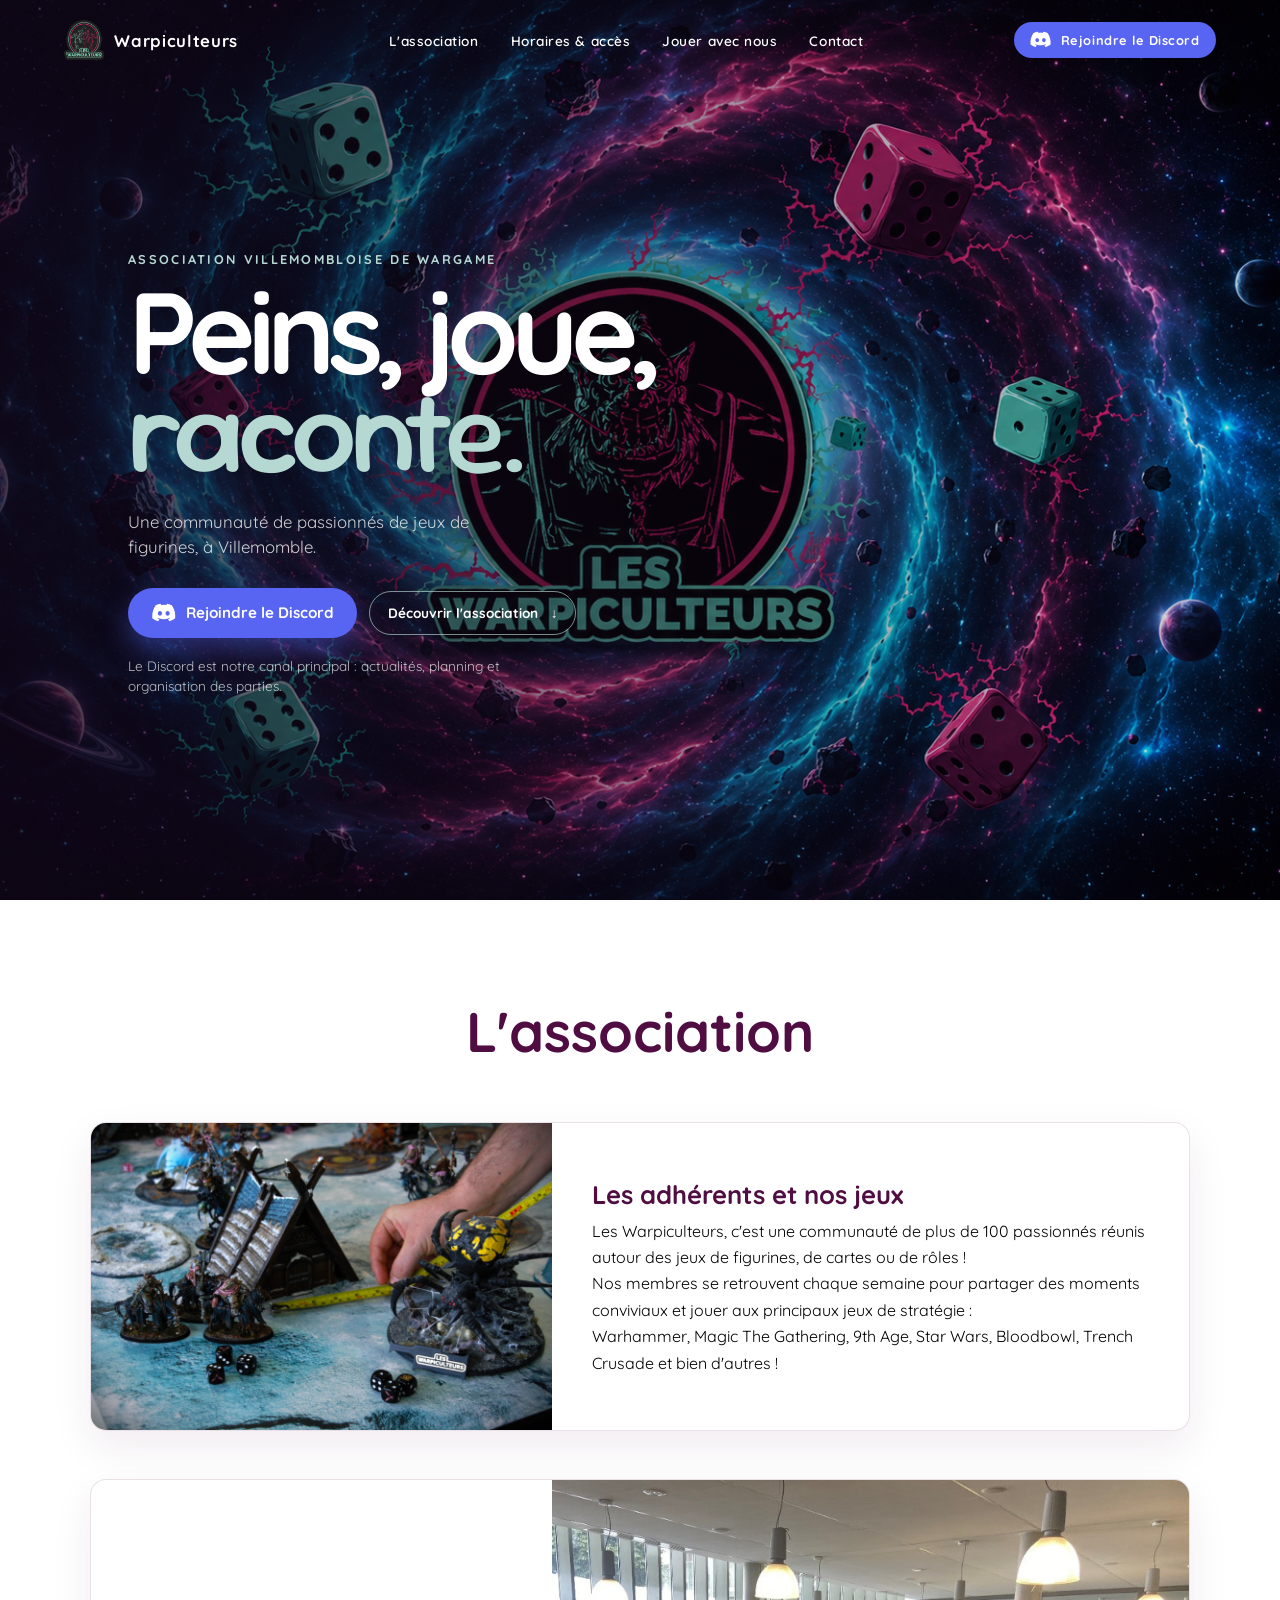
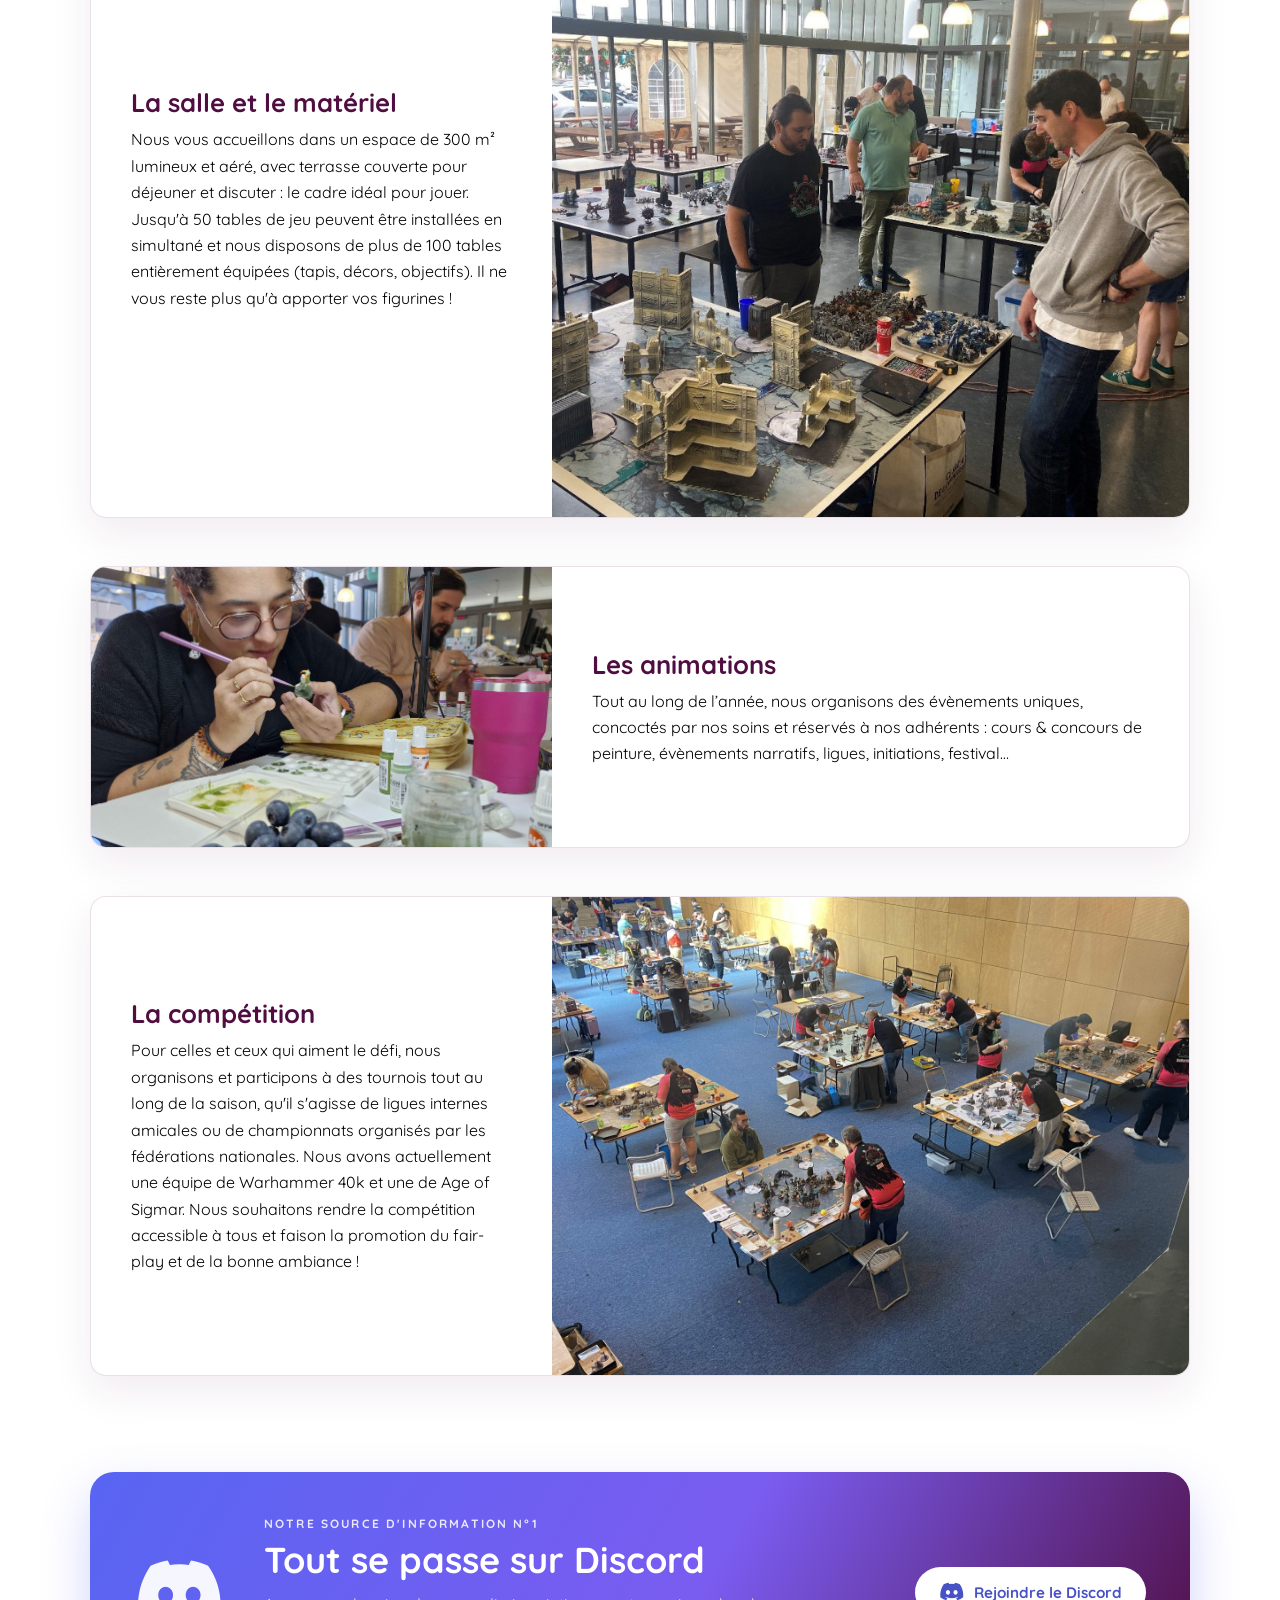
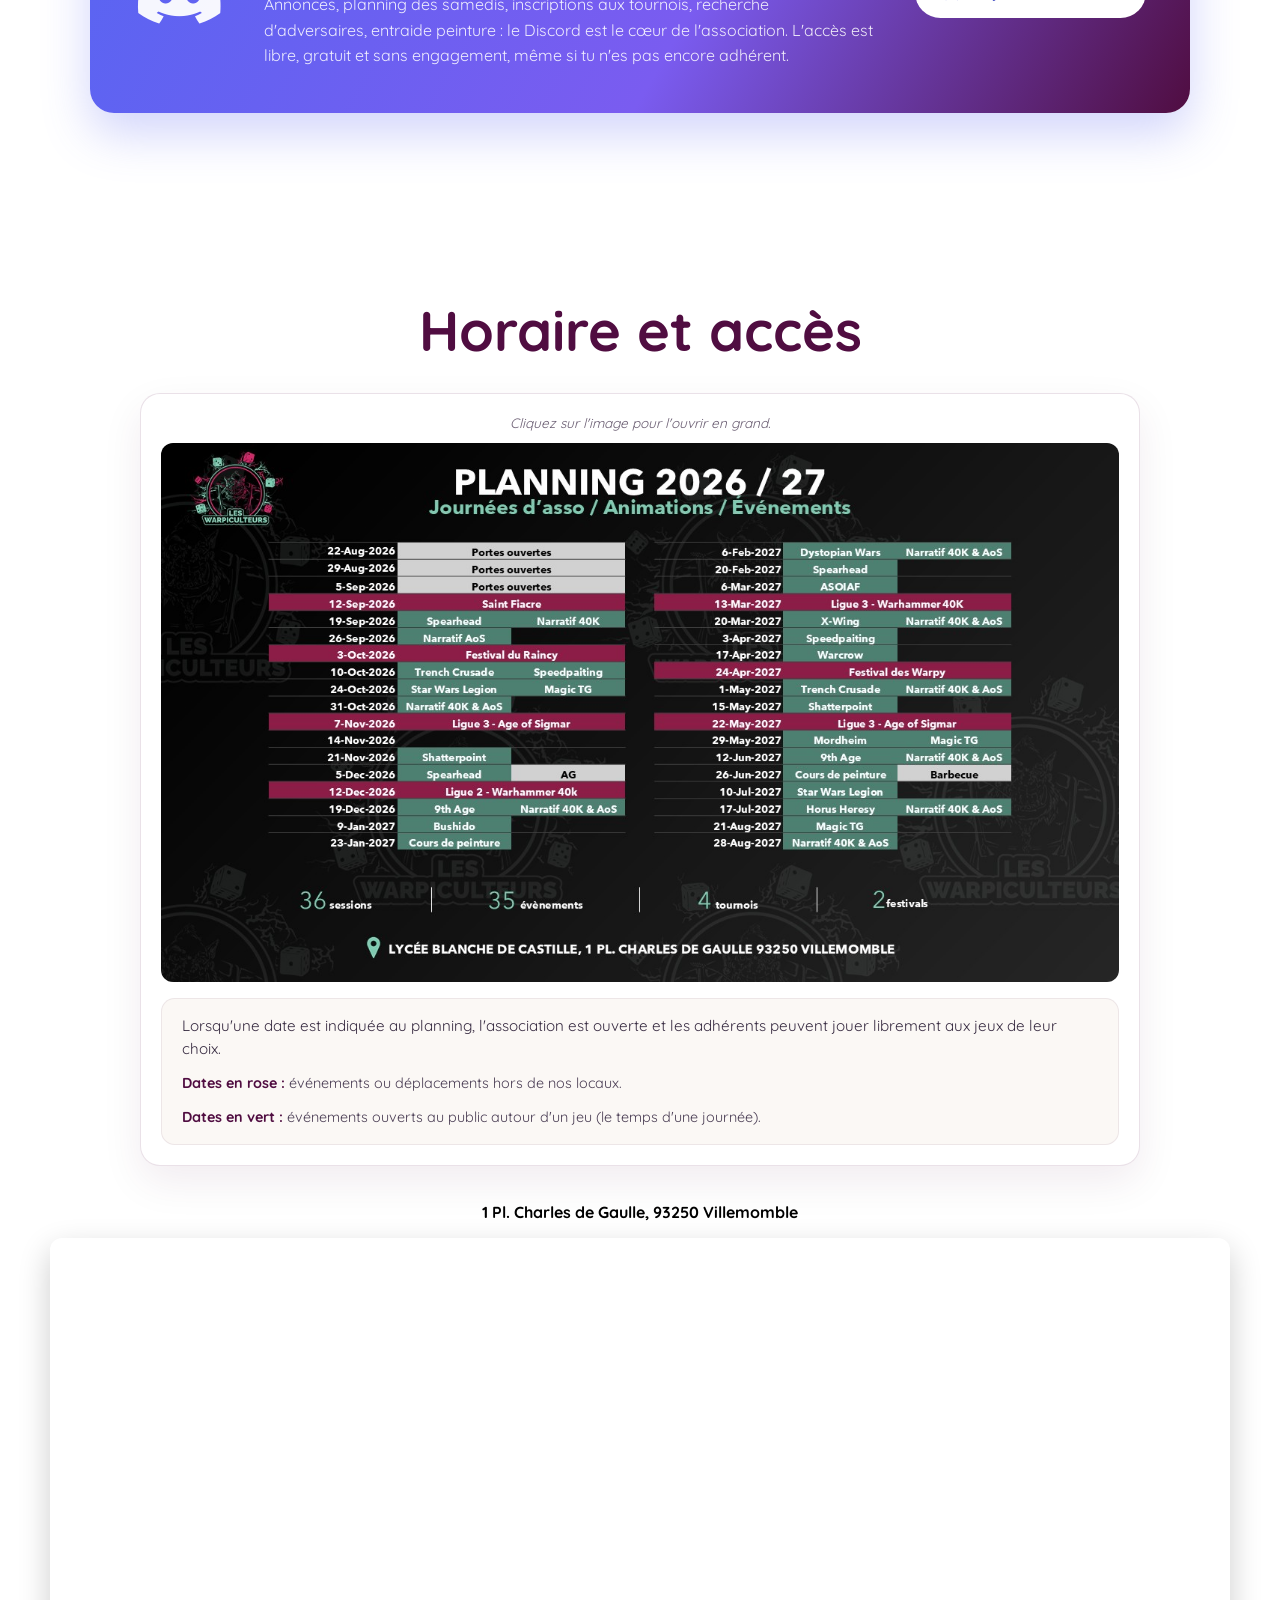
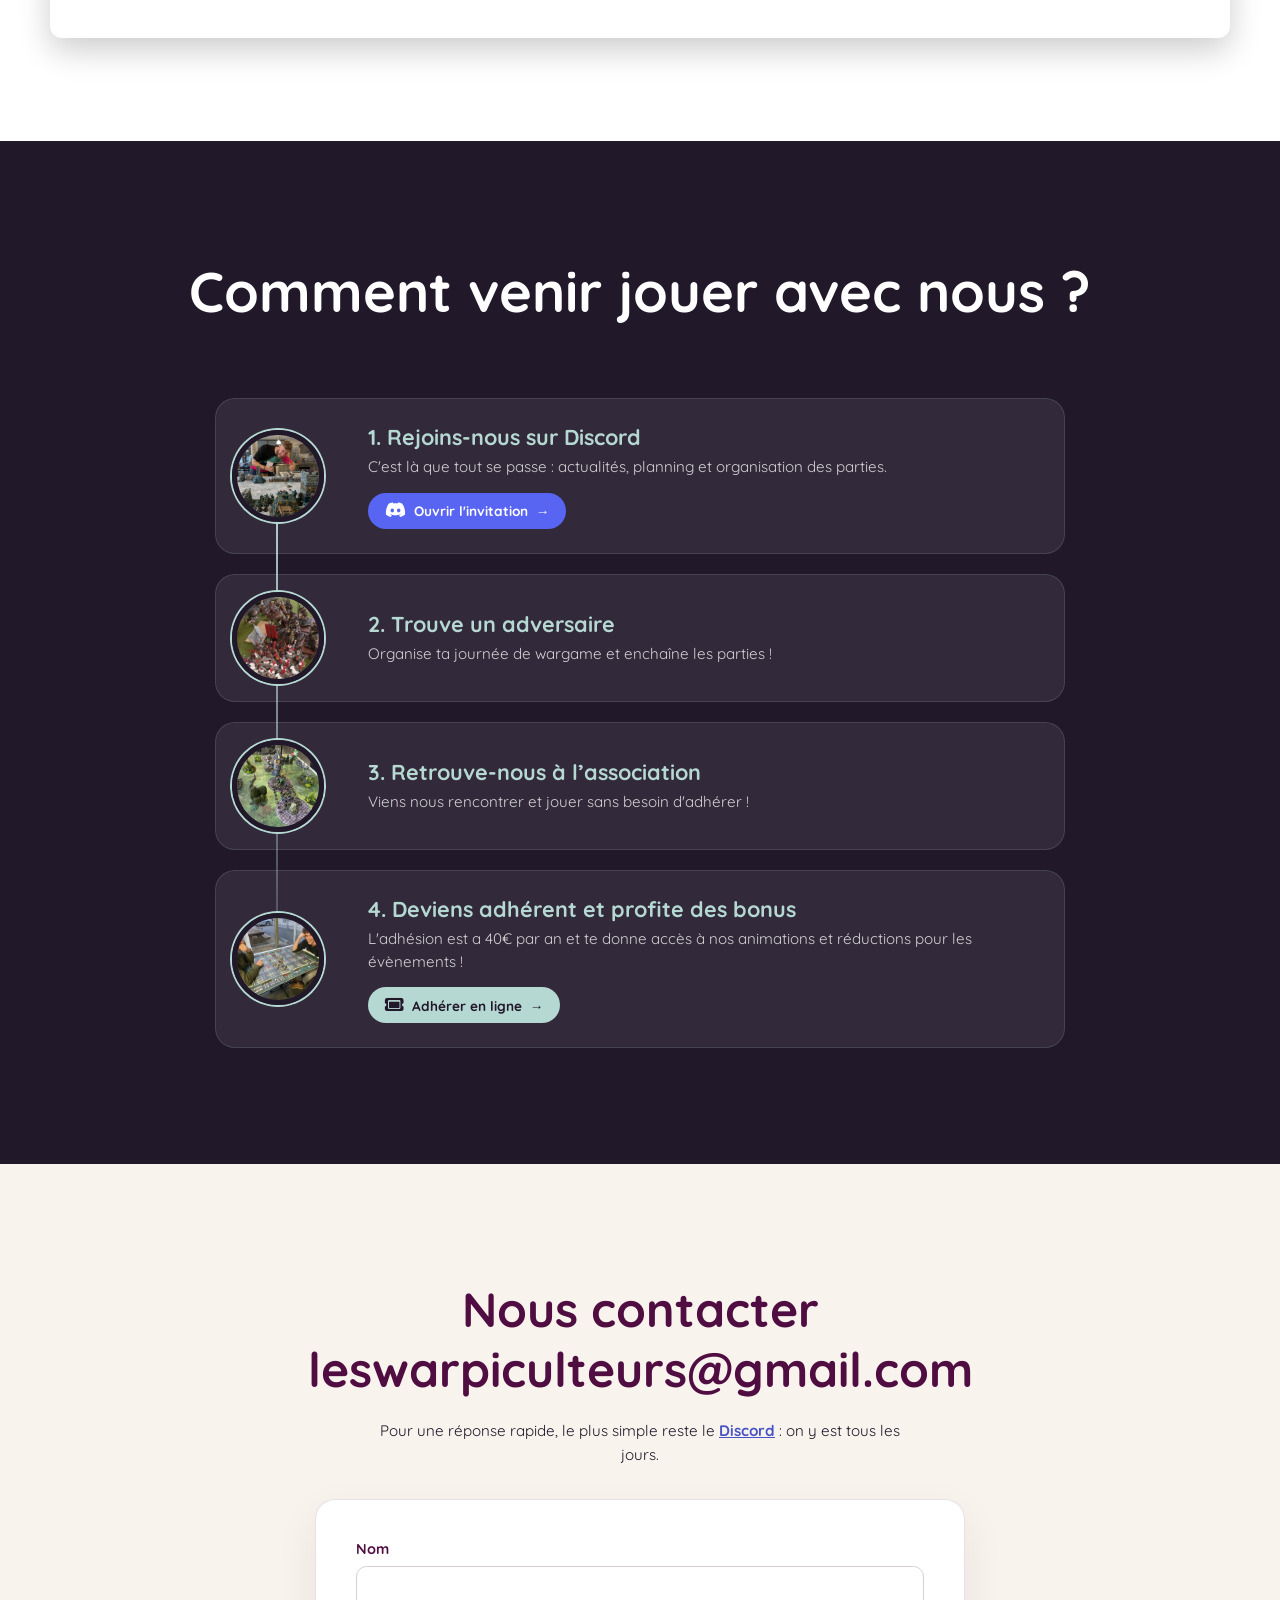
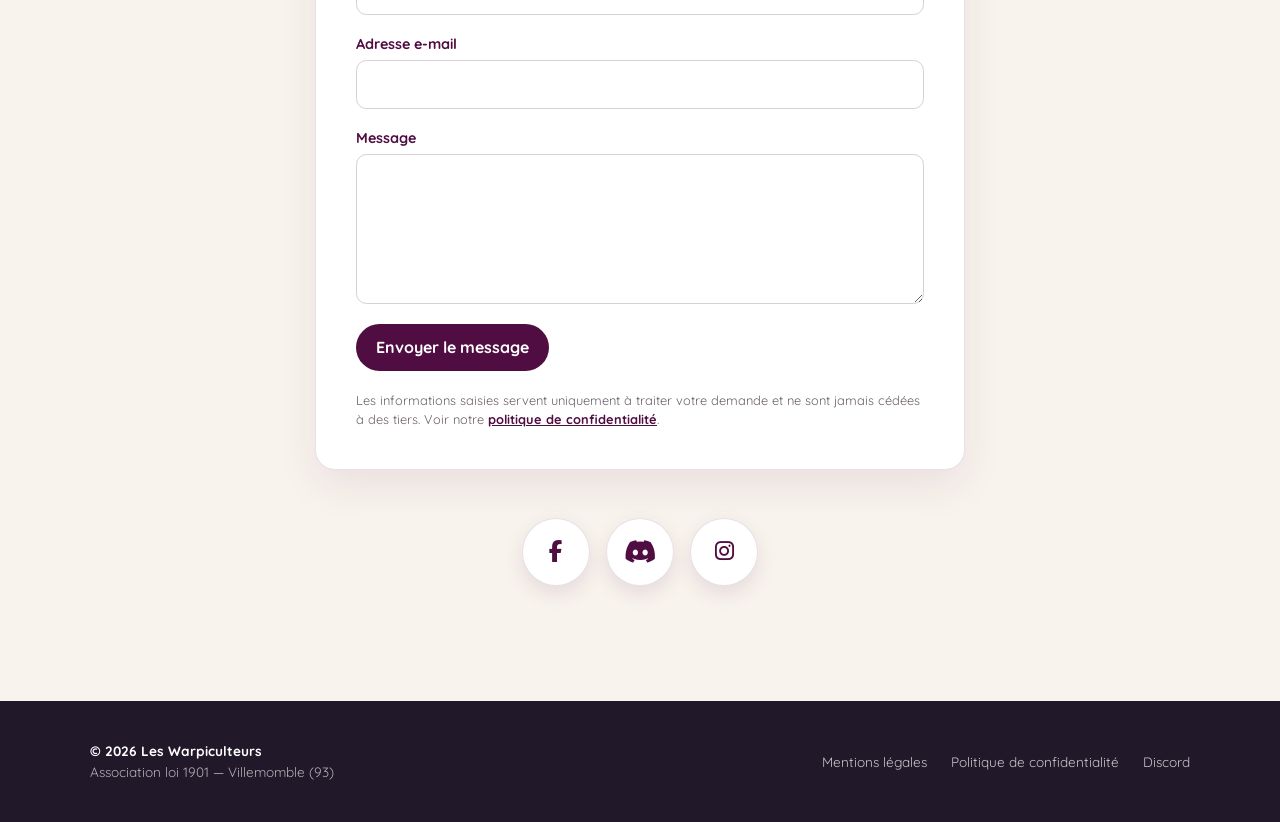
<file: index.html>
<!DOCTYPE html>
<html lang="fr">
<head>
    <meta charset="UTF-8">
    <meta name="viewport" content="width=device-width, initial-scale=1.0">
    <title>Les Warpiculteurs | Association de Wargame & Jeux de Figurines à Villemomble</title>

    <!-- SEO & Metadata -->
    <meta name="description" content="Les Warpiculteurs : association de wargame et jeux de figurines à Villemomble (93). Warhammer 40k, Age of Sigmar, peinture, tournois et initiations dans une ambiance conviviale.">
    <meta name="keywords" content="Warpiculteurs, wargame, Warhammer 40k, Age of Sigmar, Warcry, Bloodbowl, jeux de figurines, peinture figurines, club wargame, Villemomble, Seine-Saint-Denis, 93">
    <meta name="author" content="Les Warpiculteurs">
    <meta name="robots" content="index, follow">
    <meta name="theme-color" content="#21182a">
    <link rel="canonical" href="https://leswarpiculteurs.fr/">

    <!-- Favicon -->
    <link rel="icon" type="image/png" href="img/logo-with-bg.png">
    <link rel="apple-touch-icon" href="img/logo-with-bg.png">

    <!-- Open Graph / Facebook / Discord -->
    <meta property="og:type" content="website">
    <meta property="og:locale" content="fr_FR">
    <meta property="og:site_name" content="Les Warpiculteurs">
    <meta property="og:url" content="https://leswarpiculteurs.fr/">
    <meta property="og:title" content="Les Warpiculteurs | Association de Wargame & Jeux de Figurines à Villemomble">
    <meta property="og:description" content="Association de wargame et jeux de figurines à Villemomble (93). Warhammer 40k, Age of Sigmar, tournois, initiations et parties libres.">
    <meta property="og:image" content="./img/header.png">
    <meta property="og:image:alt" content="Les Warpiculteurs - Association de Wargame à Villemomble">

    <!-- Twitter Card -->
    <meta name="twitter:card" content="summary_large_image">
    <meta name="twitter:title" content="Les Warpiculteurs | Association de Wargame & Jeux de Figurines à Villemomble">
    <meta name="twitter:description" content="Association de wargame et jeux de figurines à Villemomble (93). Warhammer 40k, Age of Sigmar, tournois, initiations et parties libres.">
    <meta name="twitter:image" content="./img/header.png">

    <!-- Schema.org JSON-LD Structured Data for Google -->
    <script type="application/ld+json">
    {
      "@context": "https://schema.org",
      "@type": "NGO",
      "name": "Les Warpiculteurs",
      "alternateName": "Warpiculteurs",
      "description": "Association de wargame et jeux de figurines à Villemomble (93) : Warhammer 40K, Age of Sigmar, tournois, peinture et initiations.",
      "logo": "./img/logo-with-bg.png",
      "image": "./img/header.png",
      "address": {
        "@type": "PostalAddress",
        "streetAddress": "1 Place Charles de Gaulle",
        "addressLocality": "Villemomble",
        "postalCode": "93250",
        "addressRegion": "Seine-Saint-Denis",
        "addressCountry": "FR"
      },
      "geo": {
        "@type": "GeoCoordinates",
        "latitude": 48.896623,
        "longitude": 2.554288
      },
      "email": "leswarpiculteurs@gmail.com",
      "url": "https://leswarpiculteurs.fr/",
      "openingHoursSpecification": [
        {
          "@type": "OpeningHoursSpecification",
          "dayOfWeek": "https://schema.org/Saturday",
          "opens": "08:30",
          "closes": "18:30",
          "description": "Un samedi sur deux : consultez le planning ou le Discord pour les dates exactes."
        }
      ],
      "sameAs": [
        "https://www.facebook.com/LesWarpiculteurs",
        "https://discord.gg/ApjmxBuTHG",
        "https://www.instagram.com/leswarpiculteurs/profilecard/?igsh=MTR6aGQ4YmRvZXdzOQ=="
      ]
    }
    </script>

    <!-- Stylesheets & Fonts -->
    <link rel="stylesheet" href="styles.css">
    <link rel="stylesheet" href="https://cdnjs.cloudflare.com/ajax/libs/font-awesome/6.7.2/css/all.min.css">
    <link rel="preconnect" href="https://fonts.googleapis.com">
    <link rel="preconnect" href="https://fonts.gstatic.com" crossorigin>
    <link href="https://fonts.googleapis.com/css2?family=Quicksand:wght@300..700&family=Sour+Gummy:ital,wght@0,100..900;1,100..900&display=swap" rel="stylesheet">
</head>
<body>

<header class="intro" id="top">
    <div class="hero-bg">
        <img src="./img/header.png" alt="Les Warpiculteurs - Association de Wargame à Villemomble">
    </div>

    <nav class="site-nav" aria-label="Navigation principale">
        <a class="brand" href="#top" aria-label="Retour en haut de la page">
            <img class="brand-mark" src="img/logo-with-bg.png" alt="Logo Les Warpiculteurs">
            <span>Warpiculteurs</span>
        </a>

        <div class="menu-links" id="primary-nav">
            <a href="#asso">L'association</a>
            <a href="#accesHoraires">Horaires & accès</a>
            <a href="#jouerAvecNous">Jouer avec nous</a>
            <a href="#contact">Contact</a>
        </div>

        <div class="nav-actions">
            <a class="nav-discord" data-discord-link href="https://discord.gg/ApjmxBuTHG" target="_blank" rel="noopener noreferrer"
               aria-label="Rejoindre le Discord des Warpiculteurs">
                <i class="fa-brands fa-discord" aria-hidden="true"></i>
                <span class="nav-discord-label">Rejoindre le Discord</span>
            </a>

            <button class="menu-toggle" type="button" aria-expanded="false" aria-controls="primary-nav">
                <span class="sr-only">Ouvrir le menu</span>
                <span></span>
                <span></span>
                <span></span>
            </button>
        </div>
    </nav>

    <div class="hero-content">
        <p class="eyebrow">Association villemombloise de wargame</p>
        <h1>Peins, joue,<br><em>raconte.</em></h1>
        <p class="hero-description">Une communauté de passionnés de jeux de figurines, à Villemomble.</p>
        <div class="hero-actions">
            <a class="hero-link hero-link-discord" data-discord-link href="https://discord.gg/ApjmxBuTHG" target="_blank" rel="noopener noreferrer">
                <i class="fa-brands fa-discord" aria-hidden="true"></i>
                Rejoindre le Discord
            </a>
            <a class="hero-link" href="#asso">Découvrir l'association <span aria-hidden="true">↓</span></a>
        </div>
        <p class="hero-note">Le Discord est notre canal principal : actualités, planning et organisation des parties.</p>
    </div>
</header>

<section class="asso" id="asso">
    <h1 class="titre">L'association</h1>
    <div class="cards-container">
        <div class="card">
            <div class="imgAsso">
                <img src="./img/our-games.png" alt="Une table de jeu de Ages of Sigmar">
            </div>
            <h3>Les adhérents et nos jeux</h3>
            <p>
                Les Warpiculteurs, c'est une communauté de plus de 100 passionnés réunis autour des jeux de figurines, de cartes ou de rôles !<br>
                Nos membres se retrouvent chaque semaine pour partager des moments conviviaux et jouer aux principaux jeux de stratégie :<br>
                Warhammer, Magic The Gathering, 9th Age, Star Wars, Bloodbowl, Trench Crusade et bien d'autres !
            </p>
        </div>
        <div class="card">
            <div class="imgAsso">
                <img src="./img/room-and-equipment.png" alt="Deux joueurs se font face lors d'une partie Age of Sigmar">
            </div>
            <h3>La salle et le matériel</h3>
            <p>
                Nous vous accueillons dans un espace de 300 m² lumineux et aéré, avec terrasse couverte pour déjeuner et discuter : le cadre idéal pour jouer.
                Jusqu'à 50 tables de jeu peuvent être installées en simultané et nous disposons de plus de 100 tables entièrement équipées
                (tapis, décors, objectifs). Il ne vous reste plus qu'à apporter vos figurines !
            </p>
        </div>
        <div class="card">
            <div class="imgAsso">
                <img src="./img/animations.png" alt="Un atelier peinture avec les adherents">
            </div>
            <h3>Les animations</h3>
            <p>
                Tout au long de l’année, nous organisons des évènements uniques, concoctés par nos soins et réservés à nos adhérents :
                cours & concours de peinture, évènements narratifs, ligues, initiations, festival…
            </p>
        </div>
        <div class="card">
            <div class="imgAsso">
                <img src="./img/competition.png" alt="Un tournois organisé par l'association">
            </div>
            <h3>La compétition</h3>
            <p>
                Pour celles et ceux qui aiment le défi, nous organisons et participons à des tournois tout au long de la saison, qu'il s'agisse de ligues
                internes amicales ou de championnats organisés par les fédérations nationales. Nous avons actuellement une équipe de Warhammer 40k et une de
                Age of Sigmar. Nous souhaitons rendre la compétition accessible à tous et faison la promotion du fair-play et de la bonne ambiance !
            </p>
        </div>
    </div>
</section>

<section class="discordBanner" id="discord">
    <div class="discord-inner">
        <i class="fa-brands fa-discord discord-glyph" aria-hidden="true"></i>

        <div class="discord-text">
            <p class="discord-eyebrow">Notre source d'information n°1</p>
            <h2>Tout se passe sur Discord</h2>
            <p>Annonces, planning des samedis, inscriptions aux tournois, recherche d'adversaires, entraide
                peinture : le Discord est le cœur de l'association. L'accès est libre, gratuit et sans
                engagement, même si tu n'es pas encore adhérent.</p>
        </div>

        <a class="discord-button" data-discord-link href="https://discord.gg/ApjmxBuTHG" target="_blank" rel="noopener noreferrer">
            <i class="fa-brands fa-discord" aria-hidden="true"></i>
            Rejoindre le Discord
        </a>
    </div>
</section>

<section class="accesHoraires" id="accesHoraires">
    <h1 class="titre">Horaire et accès</h1>
    <figure class="calendar">
        <figcaption>Cliquez sur l'image pour l'ouvrir en grand.</figcaption>
        <a href="img/warpi-planning.png" target="_blank" rel="noopener">
            <img src="img/warpi-planning.png" alt="Planning des événements de l'association">
        </a>
        <div class="calendar-legend">
            <p class="legend-intro">
                Lorsqu'une date est indiquée au planning, l'association est ouverte et les adhérents peuvent jouer librement aux jeux de leur choix.
            </p>
            <ul class="legend-items">
                <li class="legend-item">
                    <strong>Dates en rose :</strong> événements ou déplacements hors de nos locaux.
                </li>
                <li class="legend-item">
                    <strong>Dates en vert :</strong> événements ouverts au public autour d'un jeu (le temps d'une journée).
                </li>
            </ul>
        </div>
    </figure>

    <div class="map-container">
        <address>1 Pl. Charles de Gaulle, 93250 Villemomble</address>

        <iframe
            src="https://www.google.com/maps/embed?pb=!1m18!1m12!1m3!1d2625.4707333188564!2d2.554288315674908!3d48.89662297928768!2m3!1f0!2f0!3f0!3m2!1i1024!2i768!4f13.1!3m3!1m2!1s0x47e4c17b6d4e674f%3A0x84004d2c1d226ba1!2s1%20Place%20Charles%20de%20Gaulle%2C%2093250%20Villemomble%2C%20France!5e0!3m2!1sfr!2sfr!4v1633295934637!5m2!1sfr!2sfr"
            title="Localisation de l'association"
            allowfullscreen=""
            loading="lazy"
            referrerpolicy="no-referrer-when-downgrade">
        </iframe>
    </div>
</section>

<section class="jouerAvecNous" id="jouerAvecNous">
    <h1 class="titre">Comment venir jouer avec nous ?</h1>

    <div class="progress-container">
        <div class="step-card">
            <img src="./img/join-discord.png" alt="Nous rejoindre sur Discord">
            <div class="content">
                <h3>1. Rejoins-nous sur Discord</h3>
                <p class="description">C'est là que tout se passe : actualités, planning et organisation des parties.</p>
                <a class="step-link" data-discord-link href="https://discord.gg/ApjmxBuTHG" target="_blank" rel="noopener noreferrer">
                    <i class="fa-brands fa-discord" aria-hidden="true"></i>
                    Ouvrir l'invitation <span aria-hidden="true">→</span>
                </a>
            </div>
        </div>

        <div class="step-card">
            <img src="./img/find-opponent.png" alt="Déniche un adversaire">
            <div class="content">
                <h3>2. Trouve un adversaire</h3>
                <p class="description">Organise ta journée de wargame et enchaîne les parties !</p>
            </div>
        </div>

        <div class="step-card">
            <img src="./img/come-play.png" alt="Vient sur place !">
            <div class="content">
                <h3>3. Retrouve-nous à l’association</h3>
                <p class="description">Viens nous rencontrer et jouer sans besoin d'adhérer !</p>
            </div>
        </div>

        <div class="step-card">
            <img src="./img/become-a-member.png" alt="Deviens adhérent !">
            <div class="content">
                <h3>4. Deviens adhérent et profite des bonus</h3>
                <p class="description">L'adhésion est a 40€ par an et te donne accès à nos animations et réductions pour les évènements !</p>
                <a class="step-link step-link-join"
                   href="https://www.helloasso.com/associations/les-warpiculteurs"
                   target="_blank" rel="noopener noreferrer">
                    <i class="fa-solid fa-ticket" aria-hidden="true"></i>
                    Adhérer en ligne <span aria-hidden="true">→</span>
                </a>
            </div>
        </div>
    </div>
</section>

<section class="contact" id="contact">
    <h1 class="titre">Nous contacter<br/>
        <a href="mailto:leswarpiculteurs@gmail.com" target="_blank" rel="noopener noreferrer">leswarpiculteurs@gmail.com</a></h1>

    <p class="contact-hint">Pour une réponse rapide, le plus simple reste le
        <a data-discord-link href="https://discord.gg/ApjmxBuTHG" target="_blank" rel="noopener noreferrer">Discord</a> :
        on y est tous les jours.</p>

    <form class="contact-form" action="https://formsubmit.co/leswarpiculteurs@gmail.com" method="POST" accept-charset="UTF-8">
        <input type="hidden" name="_subject" value="Nouveau message depuis le site des Warpiculteurs">
        <input type="hidden" name="_next" value="https://leswarpiculteurs.fr/merci.html">
        <input type="text" name="_honey" tabindex="-1" autocomplete="off" aria-hidden="true">

        <div class="form-field">
            <label for="name">Nom</label>
            <input id="name" name="name" type="text" autocomplete="name" required>
        </div>

        <div class="form-field">
            <label for="email">Adresse e-mail</label>
            <input id="email" name="email" type="email" autocomplete="email" required>
        </div>

        <div class="form-field">
            <label for="message">Message</label>
            <textarea id="message" name="message" rows="6" required></textarea>
        </div>

        <button type="submit">Envoyer le message</button>

        <p class="form-privacy">Les informations saisies servent uniquement à traiter votre demande et ne sont
            jamais cédées à des tiers. Voir notre
            <a href="confidentialite.html">politique de confidentialité</a>.</p>
    </form>

    <ul class="wrapper">
        <li class="icon facebook">
            <a href="https://www.facebook.com/LesWarpiculteurs" target="_blank" rel="noopener noreferrer">
                <span class="tooltip">Facebook</span>
                <i class="fa-brands fa-facebook-f" aria-hidden="true"></i>
            </a>
        </li>
        <li class="icon discord">
            <a data-discord-link href="https://discord.gg/ApjmxBuTHG" target="_blank" rel="noopener noreferrer">
                <span class="tooltip">Discord</span>
                <i class="fa-brands fa-discord" aria-hidden="true"></i>
            </a>
        </li>
        <li class="icon instagram">
            <a href="https://www.instagram.com/leswarpiculteurs/profilecard/?igsh=MTR6aGQ4YmRvZXdzOQ==" target="_blank" rel="noopener noreferrer">
                <span class="tooltip">Instagram</span>
                <i class="fa-brands fa-instagram" aria-hidden="true"></i>
            </a>
        </li>
    </ul>
</section>

<footer class="site-footer">
    <div class="footer-inner">
        <p class="footer-brand">&copy; 2026 Les Warpiculteurs<br>
            <span>Association loi 1901 — Villemomble (93)</span></p>

        <nav class="footer-links" aria-label="Liens légaux">
            <a href="mentions-legales.html">Mentions légales</a>
            <a href="confidentialite.html">Politique de confidentialité</a>
            <a data-discord-link href="https://discord.gg/ApjmxBuTHG" target="_blank" rel="noopener noreferrer">Discord</a>
        </nav>
    </div>
</footer>

<script>
const DISCORD_URL = 'https://discord.gg/ApjmxBuTHG';

document.addEventListener('DOMContentLoaded', () => {
    document.querySelectorAll('[data-discord-link]').forEach((link) => {
        link.href = DISCORD_URL;
    });

    const navigation = document.querySelector('.site-nav');
    const toggle = document.querySelector('.menu-toggle');
    const menu = document.querySelector('.menu-links');
    const menuLinks = menu.querySelectorAll('a');

    const closeMenu = () => {
        navigation.classList.remove('menu-open');
        toggle.setAttribute('aria-expanded', 'false');
        toggle.querySelector('.sr-only').textContent = 'Ouvrir le menu';
    };

    window.addEventListener('scroll', () => {
        if (window.scrollY > 0) {
            navigation.classList.add('scrolled');
        } else {
            navigation.classList.remove('scrolled');
        }
    });

    toggle.addEventListener('click', () => {
        const isOpen = navigation.classList.toggle('menu-open');
        toggle.setAttribute('aria-expanded', String(isOpen));
        toggle.querySelector('.sr-only').textContent = isOpen ? 'Fermer le menu' : 'Ouvrir le menu';
    });

    menuLinks.forEach((link) => {
        link.addEventListener('click', () => {
            closeMenu();
        });
    });

    document.addEventListener('click', (event) => {
        if (!navigation.contains(event.target)) {
            closeMenu();
        }
    });

    document.addEventListener('keydown', (event) => {
        if (event.key === 'Escape') {
            closeMenu();
        }
    });
});
</script>

</body>
</html>
</file>
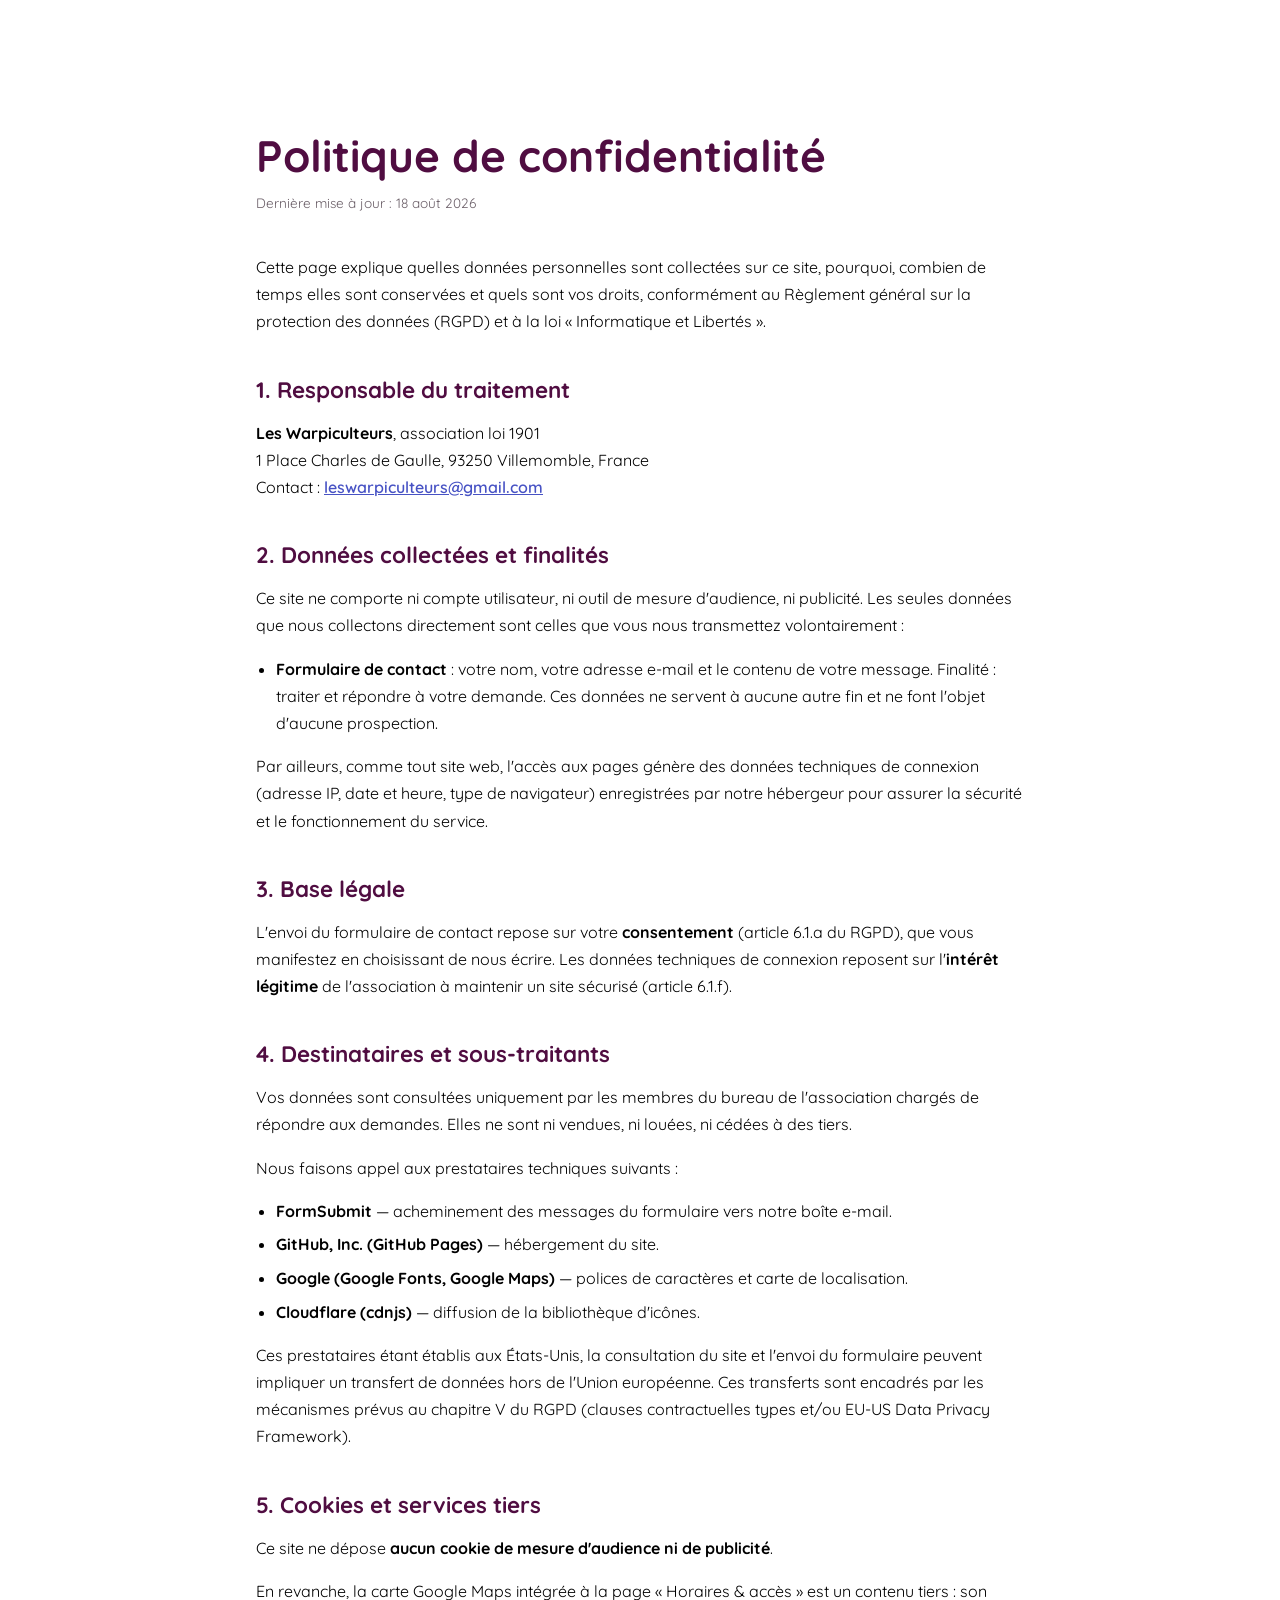
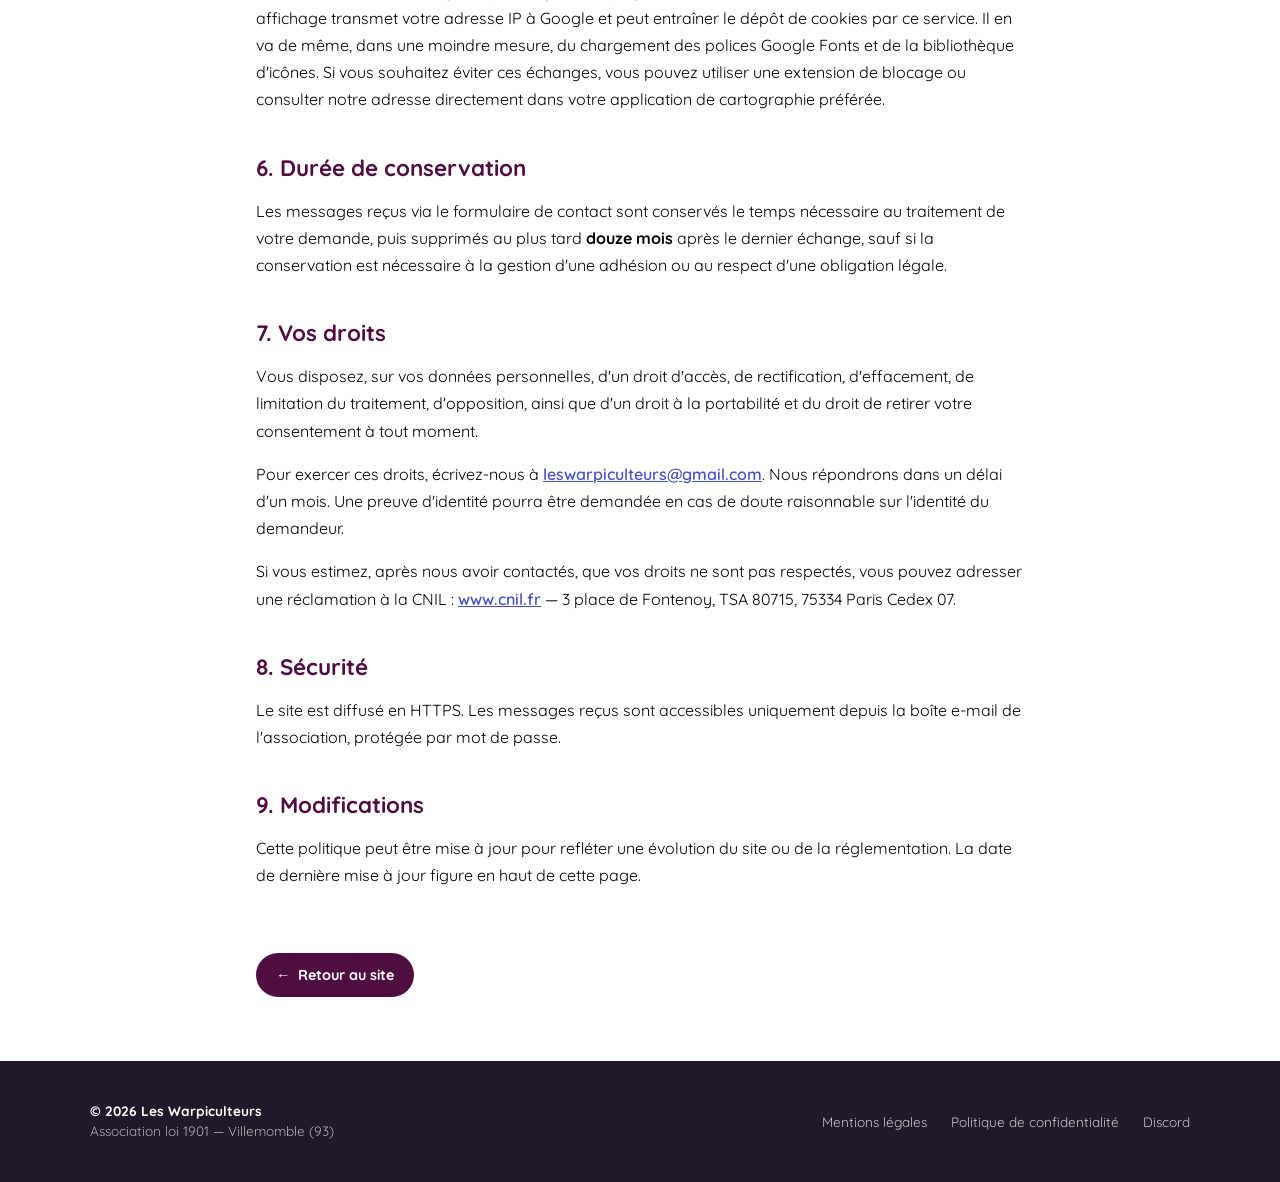
<file: confidentialite.html>
<!DOCTYPE html>
<html lang="fr">
<head>
    <meta charset="UTF-8">
    <meta name="viewport" content="width=device-width, initial-scale=1.0">
    <title>Politique de confidentialité | Les Warpiculteurs</title>

    <meta name="description" content="Politique de confidentialité de l'association Les Warpiculteurs : données collectées via le formulaire de contact, finalités, durée de conservation et vos droits RGPD.">
    <meta name="robots" content="index, follow">
    <meta name="theme-color" content="#21182a">
    <link rel="canonical" href="https://leswarpiculteurs.fr/confidentialite.html">

    <link rel="icon" type="image/png" href="img/logo-with-bg.png">
    <link rel="apple-touch-icon" href="img/logo-with-bg.png">

    <link rel="stylesheet" href="styles.css">
    <link rel="preconnect" href="https://fonts.googleapis.com">
    <link rel="preconnect" href="https://fonts.gstatic.com" crossorigin>
    <link href="https://fonts.googleapis.com/css2?family=Quicksand:wght@300..700&family=Sour+Gummy:ital,wght@0,100..900;1,100..900&display=swap" rel="stylesheet">
</head>
<body>

<main class="legal">
    <h1>Politique de confidentialité</h1>
    <p class="legal-updated">Dernière mise à jour : 18 août 2026</p>

    <p>Cette page explique quelles données personnelles sont collectées sur ce site, pourquoi, combien de
        temps elles sont conservées et quels sont vos droits, conformément au Règlement général sur la
        protection des données (RGPD) et à la loi « Informatique et Libertés ».</p>

    <h2>1. Responsable du traitement</h2>
    <p>
        <strong>Les Warpiculteurs</strong>, association loi 1901<br>
        1 Place Charles de Gaulle, 93250 Villemomble, France<br>
        Contact : <a href="mailto:leswarpiculteurs@gmail.com">leswarpiculteurs@gmail.com</a>
    </p>

    <h2>2. Données collectées et finalités</h2>
    <p>Ce site ne comporte ni compte utilisateur, ni outil de mesure d'audience, ni publicité. Les seules
        données que nous collectons directement sont celles que vous nous transmettez volontairement :</p>
    <ul>
        <li><strong>Formulaire de contact</strong> : votre nom, votre adresse e-mail et le contenu de votre
            message. Finalité : traiter et répondre à votre demande. Ces données ne servent à aucune autre
            fin et ne font l'objet d'aucune prospection.</li>
    </ul>
    <p>Par ailleurs, comme tout site web, l'accès aux pages génère des données techniques de connexion
        (adresse IP, date et heure, type de navigateur) enregistrées par notre hébergeur pour assurer la
        sécurité et le fonctionnement du service.</p>

    <h2>3. Base légale</h2>
    <p>L'envoi du formulaire de contact repose sur votre <strong>consentement</strong> (article 6.1.a du
        RGPD), que vous manifestez en choisissant de nous écrire. Les données techniques de connexion
        reposent sur l'<strong>intérêt légitime</strong> de l'association à maintenir un site sécurisé
        (article 6.1.f).</p>

    <h2>4. Destinataires et sous-traitants</h2>
    <p>Vos données sont consultées uniquement par les membres du bureau de l'association chargés de
        répondre aux demandes. Elles ne sont ni vendues, ni louées, ni cédées à des tiers.</p>
    <p>Nous faisons appel aux prestataires techniques suivants :</p>
    <ul>
        <li><strong>FormSubmit</strong> — acheminement des messages du formulaire vers notre boîte e-mail.</li>
        <li><strong>GitHub, Inc. (GitHub Pages)</strong> — hébergement du site.</li>
        <li><strong>Google (Google Fonts, Google Maps)</strong> — polices de caractères et carte de
            localisation.</li>
        <li><strong>Cloudflare (cdnjs)</strong> — diffusion de la bibliothèque d'icônes.</li>
    </ul>
    <p>Ces prestataires étant établis aux États-Unis, la consultation du site et l'envoi du formulaire
        peuvent impliquer un transfert de données hors de l'Union européenne. Ces transferts sont encadrés
        par les mécanismes prévus au chapitre V du RGPD (clauses contractuelles types et/ou
        <span lang="en">EU-US Data Privacy Framework</span>).</p>

    <h2>5. Cookies et services tiers</h2>
    <p>Ce site ne dépose <strong>aucun cookie de mesure d'audience ni de publicité</strong>.</p>
    <p>En revanche, la carte Google Maps intégrée à la page « Horaires &amp; accès » est un contenu tiers :
        son affichage transmet votre adresse IP à Google et peut entraîner le dépôt de cookies par ce
        service. Il en va de même, dans une moindre mesure, du chargement des polices Google Fonts et de la
        bibliothèque d'icônes. Si vous souhaitez éviter ces échanges, vous pouvez utiliser une extension de
        blocage ou consulter notre adresse directement dans votre application de cartographie préférée.</p>

    <h2>6. Durée de conservation</h2>
    <p>Les messages reçus via le formulaire de contact sont conservés le temps nécessaire au traitement de
        votre demande, puis supprimés au plus tard <strong>douze mois</strong> après le dernier échange,
        sauf si la conservation est nécessaire à la gestion d'une adhésion ou au respect d'une obligation
        légale.</p>

    <h2>7. Vos droits</h2>
    <p>Vous disposez, sur vos données personnelles, d'un droit d'accès, de rectification, d'effacement, de
        limitation du traitement, d'opposition, ainsi que d'un droit à la portabilité et du droit de retirer
        votre consentement à tout moment.</p>
    <p>Pour exercer ces droits, écrivez-nous à
        <a href="mailto:leswarpiculteurs@gmail.com">leswarpiculteurs@gmail.com</a>. Nous répondrons dans un
        délai d'un mois. Une preuve d'identité pourra être demandée en cas de doute raisonnable sur
        l'identité du demandeur.</p>
    <p>Si vous estimez, après nous avoir contactés, que vos droits ne sont pas respectés, vous pouvez
        adresser une réclamation à la CNIL :
        <a href="https://www.cnil.fr" target="_blank" rel="noopener noreferrer">www.cnil.fr</a> —
        3 place de Fontenoy, TSA 80715, 75334 Paris Cedex 07.</p>

    <h2>8. Sécurité</h2>
    <p>Le site est diffusé en HTTPS. Les messages reçus sont accessibles uniquement depuis la boîte e-mail
        de l'association, protégée par mot de passe.</p>

    <h2>9. Modifications</h2>
    <p>Cette politique peut être mise à jour pour refléter une évolution du site ou de la réglementation.
        La date de dernière mise à jour figure en haut de cette page.</p>

    <a class="legal-back" href="index.html"><span aria-hidden="true">←</span> Retour au site</a>
</main>

<footer class="site-footer">
    <div class="footer-inner">
        <p class="footer-brand">&copy; 2026 Les Warpiculteurs<br>
            <span>Association loi 1901 — Villemomble (93)</span></p>

        <nav class="footer-links" aria-label="Liens légaux">
            <a href="mentions-legales.html">Mentions légales</a>
            <a href="confidentialite.html">Politique de confidentialité</a>
            <a href="https://discord.gg/ApjmxBuTHG" target="_blank" rel="noopener noreferrer">Discord</a>
        </nav>
    </div>
</footer>

</body>
</html>
</file>
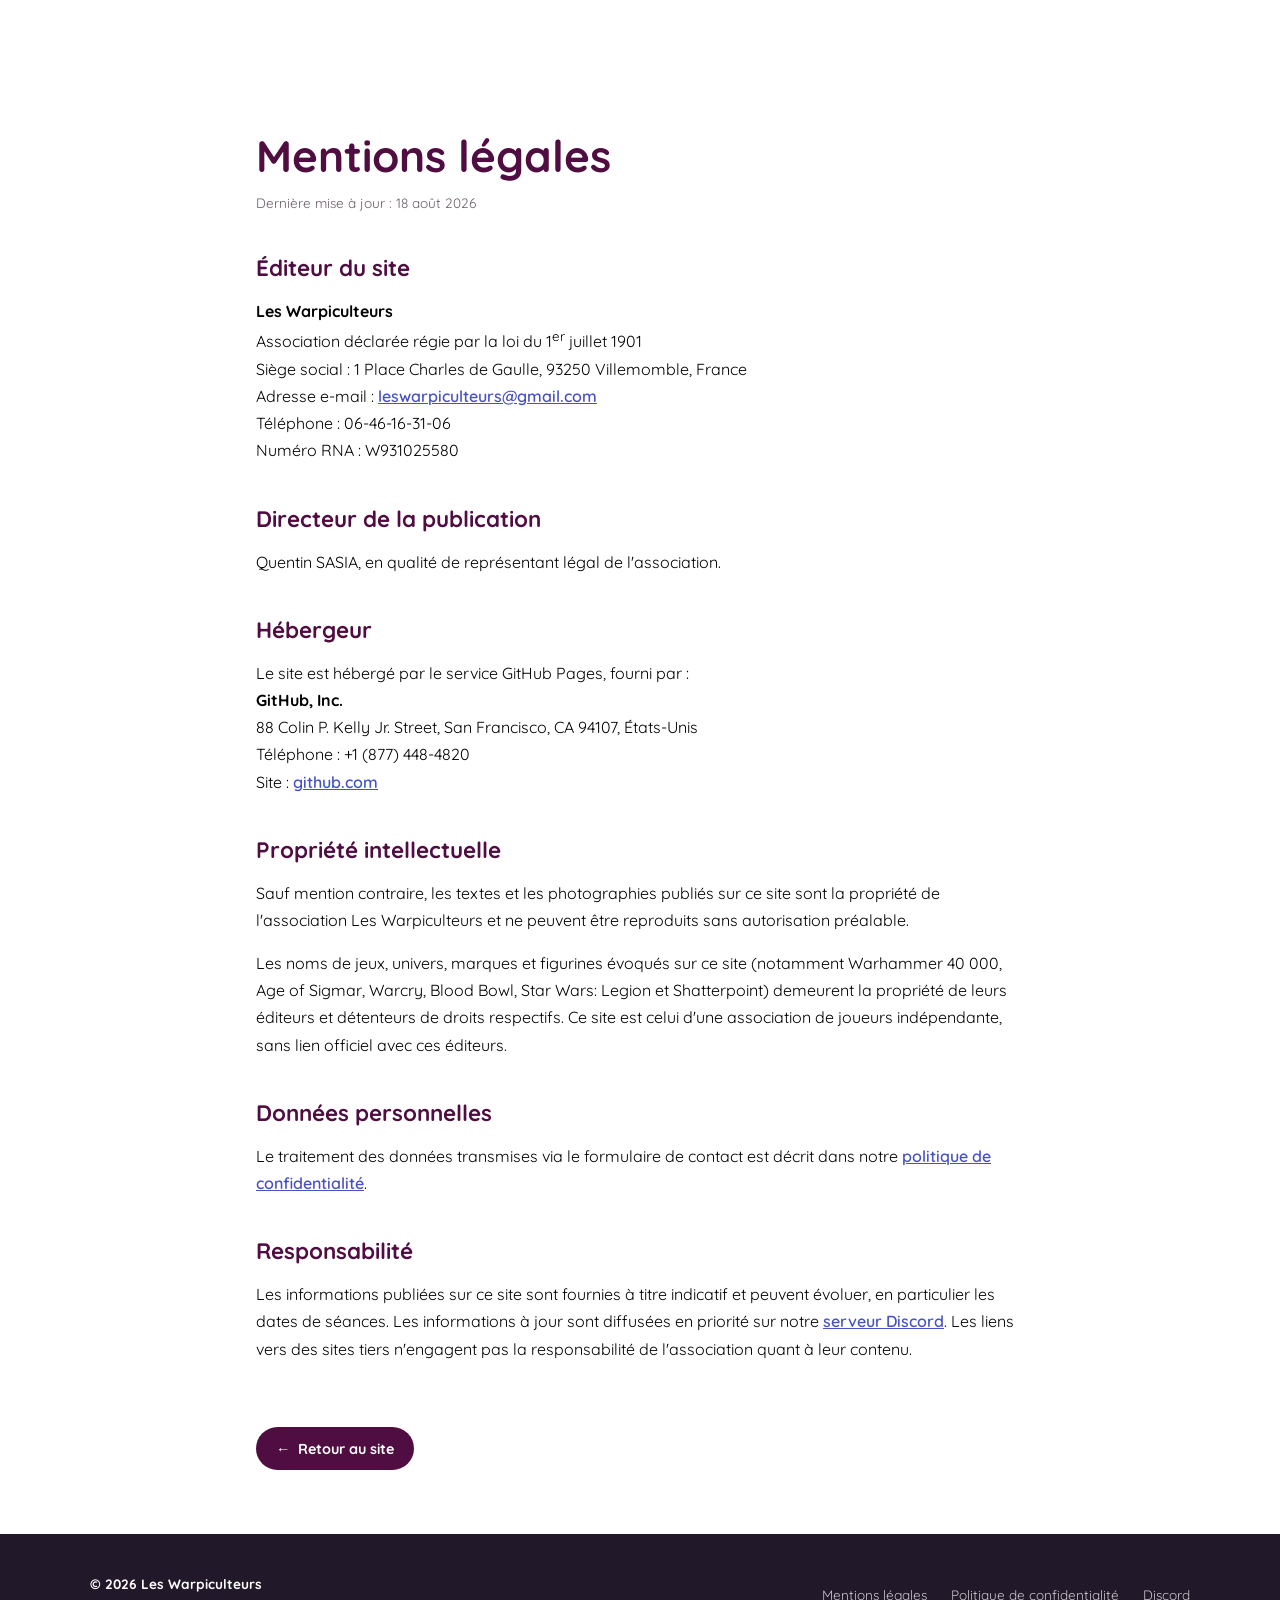
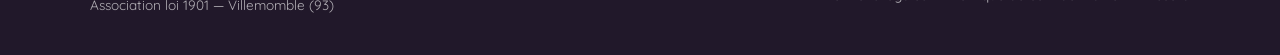
<file: mentions-legales.html>
<!DOCTYPE html>
<html lang="fr">
<head>
    <meta charset="UTF-8">
    <meta name="viewport" content="width=device-width, initial-scale=1.0">
    <title>Mentions légales | Les Warpiculteurs</title>

    <meta name="description" content="Mentions légales du site de l'association Les Warpiculteurs : éditeur, directeur de la publication et hébergeur.">
    <meta name="robots" content="index, follow">
    <meta name="theme-color" content="#21182a">
    <link rel="canonical" href="https://leswarpiculteurs.fr/mentions-legales.html">

    <link rel="icon" type="image/png" href="img/logo-with-bg.png">
    <link rel="apple-touch-icon" href="img/logo-with-bg.png">

    <link rel="stylesheet" href="styles.css">
    <link rel="preconnect" href="https://fonts.googleapis.com">
    <link rel="preconnect" href="https://fonts.gstatic.com" crossorigin>
    <link href="https://fonts.googleapis.com/css2?family=Quicksand:wght@300..700&family=Sour+Gummy:ital,wght@0,100..900;1,100..900&display=swap" rel="stylesheet">
</head>
<body>

<main class="legal">
    <h1>Mentions légales</h1>
    <p class="legal-updated">Dernière mise à jour : 18 août 2026</p>

    <h2>Éditeur du site</h2>
    <p>
        <strong>Les Warpiculteurs</strong><br>
        Association déclarée régie par la loi du 1<sup>er</sup> juillet 1901<br>
        Siège social : 1 Place Charles de Gaulle, 93250 Villemomble, France<br>
        Adresse e-mail : <a href="mailto:leswarpiculteurs@gmail.com">leswarpiculteurs@gmail.com</a><br>
        Téléphone : 06-46-16-31-06<br>
        Numéro RNA : W931025580
    </p>

    <h2>Directeur de la publication</h2>
    <p>Quentin SASIA, en qualité de représentant légal de l'association.</p>

    <h2>Hébergeur</h2>
    <p>
        Le site est hébergé par le service GitHub Pages, fourni par :<br>
        <strong>GitHub, Inc.</strong><br>
        88 Colin P. Kelly Jr. Street, San Francisco, CA 94107, États-Unis<br>
        Téléphone : +1 (877) 448-4820<br>
        Site : <a href="https://github.com" target="_blank" rel="noopener noreferrer">github.com</a>
    </p>

    <h2>Propriété intellectuelle</h2>
    <p>Sauf mention contraire, les textes et les photographies publiés sur ce site sont la propriété de
        l'association Les Warpiculteurs et ne peuvent être reproduits sans autorisation préalable.</p>
    <p>Les noms de jeux, univers, marques et figurines évoqués sur ce site (notamment Warhammer 40 000,
        Age of Sigmar, Warcry, Blood Bowl, Star Wars: Legion et Shatterpoint) demeurent la propriété de
        leurs éditeurs et détenteurs de droits respectifs. Ce site est celui d'une association de joueurs
        indépendante, sans lien officiel avec ces éditeurs.</p>

    <h2>Données personnelles</h2>
    <p>Le traitement des données transmises via le formulaire de contact est décrit dans notre
        <a href="confidentialite.html">politique de confidentialité</a>.</p>

    <h2>Responsabilité</h2>
    <p>Les informations publiées sur ce site sont fournies à titre indicatif et peuvent évoluer, en
        particulier les dates de séances. Les informations à jour sont diffusées en priorité sur notre
        <a href="https://discord.gg/ApjmxBuTHG" target="_blank" rel="noopener noreferrer">serveur Discord</a>.
        Les liens vers des sites tiers n'engagent pas la responsabilité de l'association quant à leur contenu.</p>

    <a class="legal-back" href="index.html"><span aria-hidden="true">←</span> Retour au site</a>
</main>

<footer class="site-footer">
    <div class="footer-inner">
        <p class="footer-brand">&copy; 2026 Les Warpiculteurs<br>
            <span>Association loi 1901 — Villemomble (93)</span></p>

        <nav class="footer-links" aria-label="Liens légaux">
            <a href="mentions-legales.html">Mentions légales</a>
            <a href="confidentialite.html">Politique de confidentialité</a>
            <a href="https://discord.gg/ApjmxBuTHG" target="_blank" rel="noopener noreferrer">Discord</a>
        </nav>
    </div>
</footer>

</body>
</html>
</file>
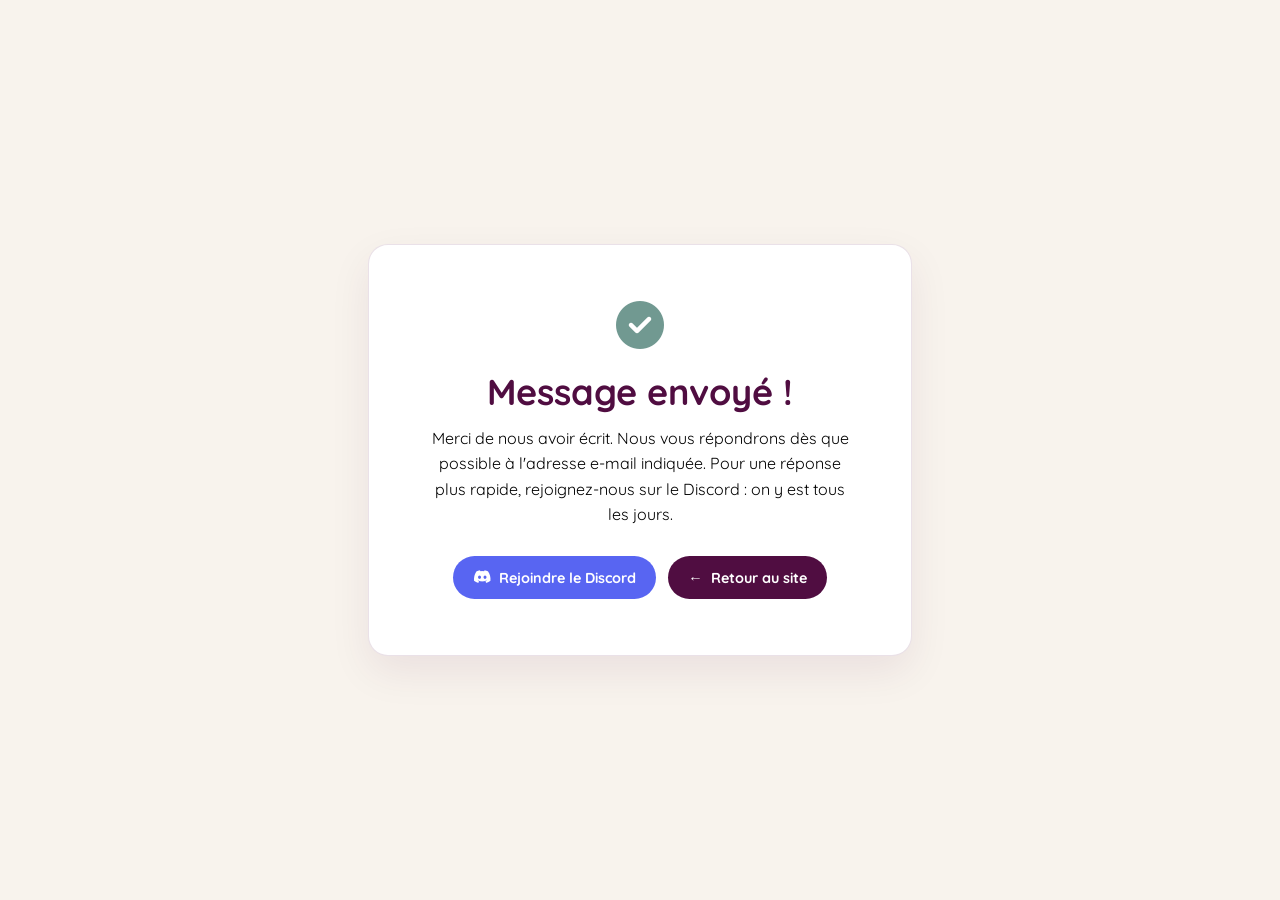
<file: merci.html>
<!DOCTYPE html>
<html lang="fr">
<head>
    <meta charset="UTF-8">
    <meta name="viewport" content="width=device-width, initial-scale=1.0">
    <title>Message envoyé | Les Warpiculteurs</title>

    <meta name="description" content="Votre message a bien été envoyé aux Warpiculteurs. Nous vous répondrons dès que possible.">
    <meta name="robots" content="noindex, follow">
    <meta name="theme-color" content="#21182a">

    <link rel="icon" type="image/png" href="img/logo-with-bg.png">
    <link rel="apple-touch-icon" href="img/logo-with-bg.png">

    <link rel="stylesheet" href="styles.css">
    <link rel="stylesheet" href="https://cdnjs.cloudflare.com/ajax/libs/font-awesome/6.7.2/css/all.min.css">
    <link rel="preconnect" href="https://fonts.googleapis.com">
    <link rel="preconnect" href="https://fonts.gstatic.com" crossorigin>
    <link href="https://fonts.googleapis.com/css2?family=Quicksand:wght@300..700&family=Sour+Gummy:ital,wght@0,100..900;1,100..900&display=swap" rel="stylesheet">
</head>
<body>

<main class="thanks">
    <div class="thanks-card">
        <i class="fa-solid fa-circle-check" aria-hidden="true"></i>
        <h1>Message envoyé !</h1>
        <p>Merci de nous avoir écrit. Nous vous répondrons dès que possible à l'adresse e-mail indiquée.
            Pour une réponse plus rapide, rejoignez-nous sur le Discord : on y est tous les jours.</p>

        <div class="thanks-actions">
            <a class="is-discord" href="https://discord.gg/ApjmxBuTHG" target="_blank" rel="noopener noreferrer">
                <i class="fa-brands fa-discord" aria-hidden="true"></i>
                Rejoindre le Discord
            </a>
            <a href="index.html">
                <span aria-hidden="true">←</span>
                Retour au site
            </a>
        </div>
    </div>
</main>

</body>
</html>
</file>
<file: styles.css>
:root {
    --header-ink: #21182a;
    --header-plum: #500d41;
    --header-mint: #b6d8d2;
    --discord-blurple: #5865f2;
    --discord-blurple-dark: #4752c4;
}

*, *::before, *::after {
    box-sizing: border-box;
}

html {
    font-family: "Quicksand", sans-serif;
    scroll-behavior: smooth;
    scroll-padding-top: 5rem;
}

body {
    margin: 0;
    font-family: "Quicksand", sans-serif;
    overflow-x: hidden;
}

img {
    max-width: 100%;
}

a {
    color: inherit;
}

/* Screen reader only utility */
.sr-only {
    position: absolute;
    width: 1px;
    height: 1px;
    padding: 0;
    margin: -1px;
    overflow: hidden;
    clip: rect(0, 0, 0, 0);
    white-space: nowrap;
    border: 0;
}

/* Header & hero section */
.intro {
    position: relative;
    z-index: 10;
    display: flex;
    align-items: center;
    min-height: 100svh;
    padding: 8rem clamp(1.5rem, 10vw, 9rem) 5rem;
    overflow: hidden;
    isolation: isolate;
    background-color: var(--header-ink);
}

.hero-bg {
    position: absolute;
    inset: 0;
    z-index: -1;
    overflow: hidden;
}

.hero-bg img {
    width: 100%;
    height: 100%;
    object-fit: cover;
    object-position: center;
}

.hero-bg::after {
    position: absolute;
    inset: 0;
    background: linear-gradient(90deg, rgba(17, 7, 25, 0.78), rgba(17, 7, 25, 0.12));
    content: "";
}

.site-nav {
    position: fixed;
    top: 0;
    left: 0;
    z-index: 10000;
    isolation: isolate;
    display: flex;
    align-items: center;
    justify-content: space-between;
    width: 100%;
    padding: 1.25rem clamp(1.25rem, 5vw, 5rem);
    color: white;
    transition: background-color 0.3s ease, padding 0.3s ease, backdrop-filter 0.3s ease;
}

.site-nav.scrolled,
.site-nav.menu-open {
    padding-top: 0.85rem;
    padding-bottom: 0.85rem;
    background: rgba(33, 24, 42, 0.88);
    backdrop-filter: blur(12px);
}

.brand {
    display: inline-flex;
    align-items: center;
    gap: 0.65rem;
    color: white;
    font-size: 1.05rem;
    font-weight: 700;
    letter-spacing: 0.04em;
    text-decoration: none;
}

.brand-mark {
    width: 2.5rem;
    height: 2.5rem;
}

.menu-links {
    display: flex;
    align-items: center;
    gap: clamp(1rem, 2.5vw, 2.75rem);
}

.menu-links a {
    position: relative;
    color: white;
    font-size: 0.85rem;
    font-weight: 600;
    letter-spacing: 0.04em;
    text-decoration: none;
}

.menu-links a::after {
    position: absolute;
    right: 0;
    bottom: -0.45rem;
    left: 0;
    height: 2px;
    background: var(--header-mint);
    content: "";
    transform: scaleX(0);
    transform-origin: right;
    transition: transform 0.25s ease;
}

.menu-links a:hover::after,
.menu-links a:focus-visible::after {
    transform: scaleX(1);
    transform-origin: left;
}

/* Discord button in the navigation bar */
.nav-actions {
    display: flex;
    align-items: center;
    gap: 0.75rem;
}

.nav-discord {
    display: inline-flex;
    align-items: center;
    gap: 0.5rem;
    padding: 0.6rem 1.05rem;
    border-radius: 999px;
    background: var(--discord-blurple);
    color: white;
    font-size: 0.8rem;
    font-weight: 700;
    letter-spacing: 0.04em;
    white-space: nowrap;
    text-decoration: none;
    transition: background-color 0.25s ease, transform 0.25s ease;
}

.nav-discord i {
    font-size: 1.1rem;
}

.nav-discord:hover,
.nav-discord:focus-visible {
    background: var(--discord-blurple-dark);
    transform: translateY(-2px);
}

.menu-toggle {
    display: none;
    border: 0;
    background: transparent;
    color: white;
    cursor: pointer;
}

.hero-content {
    max-width: 38rem;
    color: white;
}

.eyebrow {
    margin: 0 0 1rem;
    color: var(--header-mint);
    font-size: 0.8rem;
    font-weight: 700;
    letter-spacing: 0.18em;
    text-transform: uppercase;
}

.hero-content h1 {
    margin: 0;
    font-size: clamp(3.5rem, 9vw, 8rem);
    font-weight: 700;
    line-height: 0.85;
    letter-spacing: -0.07em;
}

.hero-content h1 em {
    color: var(--header-mint);
    font-family: "Sour Gummy", sans-serif;
    font-style: normal;
    font-weight: 500;
    letter-spacing: -0.04em;
}

.hero-description {
    max-width: 24rem;
    margin: 1.75rem 0;
    color: rgba(255, 255, 255, 0.8);
    font-size: 1.05rem;
    line-height: 1.5;
}

.hero-actions {
    display: flex;
    flex-wrap: wrap;
    align-items: center;
    gap: 0.75rem;
}

.hero-link {
    display: inline-flex;
    align-items: center;
    gap: 0.8rem;
    padding: 0.8rem 1.1rem;
    border: 1px solid rgba(182, 216, 210, 0.65);
    border-radius: 999px;
    color: white;
    font-size: 0.85rem;
    font-weight: 700;
    text-decoration: none;
    transition: background-color 0.25s ease, color 0.25s ease, transform 0.25s ease;
}

.hero-link:hover {
    background: var(--header-mint);
    color: var(--header-ink);
}

.hero-link-discord {
    gap: 0.6rem;
    padding: 0.9rem 1.4rem;
    border-color: transparent;
    background: var(--discord-blurple);
    font-size: 0.95rem;
    box-shadow: 0 0.75rem 1.75rem rgba(88, 101, 242, 0.4);
}

.hero-link-discord i {
    font-size: 1.25rem;
}

.hero-link-discord:hover,
.hero-link-discord:focus-visible {
    background: var(--discord-blurple-dark);
    color: white;
    transform: translateY(-2px);
}

.hero-note {
    max-width: 26rem;
    margin: 1.1rem 0 0;
    color: rgba(255, 255, 255, 0.72);
    font-size: 0.85rem;
    line-height: 1.5;
}

/* Association section */
.asso {
    padding: clamp(3rem, 8vw, 6rem) 0;
    text-align: center;
}

.asso .titre {
    margin: 0 auto clamp(2rem, 5vw, 3.5rem);
    color: var(--header-plum);
    font-size: clamp(2rem, 5vw, 3.5rem);
}

.asso .cards-container {
    display: grid;
    grid-template-columns: 1fr;
    width: min(100% - 2rem, 1100px);
    margin: 0 auto;
    gap: clamp(1.5rem, 4vw, 3rem);
}

.asso .card {
    display: grid;
    grid-template-columns: minmax(220px, 42%) 1fr;
    align-items: stretch;
    min-width: 0;
    overflow: hidden;
    border: 1px solid rgba(80, 13, 65, 0.12);
    border-radius: 1rem;
    background: #fff;
    box-shadow: 0 1rem 2.5rem rgba(80, 13, 65, 0.08);
    text-align: left;
}

.asso .card .imgAsso {
    grid-column: 1;
    grid-row: 1 / span 2;
    min-height: 100%;
}

.asso .card .imgAsso img {
    display: block;
    width: 100%;
    height: 100%;
    min-height: 280px;
    object-fit: cover;
}

.asso .card h3 {
    grid-column: 2;
    align-self: end;
    margin: 2.5rem 2.5rem 0.5rem;
    color: var(--header-plum);
    font-size: clamp(1.3rem, 2vw, 1.8rem);
}

.asso .card p {
    grid-column: 2;
    align-self: start;
    margin: 0 2.5rem 2.5rem;
    line-height: 1.65;
}

.asso .card:nth-child(even) .imgAsso {
    grid-column: 2;
}

.asso .card:nth-child(even) h3,
.asso .card:nth-child(even) p {
    grid-column: 1;
}

/* Discord highlight banner */
.discordBanner {
    padding: 0 1rem clamp(3rem, 8vw, 5rem);
}

.discord-inner {
    position: relative;
    display: grid;
    grid-template-columns: auto 1fr auto;
    align-items: center;
    gap: clamp(1.25rem, 4vw, 2.5rem);
    width: min(100% - 1rem, 1100px);
    margin: 0 auto;
    overflow: hidden;
    padding: clamp(1.75rem, 4vw, 2.75rem);
    border-radius: 1.5rem;
    background: linear-gradient(120deg, var(--discord-blurple), #7a5cf0 55%, var(--header-plum));
    color: white;
    box-shadow: 0 1.25rem 3rem rgba(88, 101, 242, 0.28);
    text-align: left;
}

.discord-glyph {
    font-size: clamp(3rem, 7vw, 4.5rem);
    line-height: 1;
    opacity: 0.95;
}

.discord-eyebrow {
    margin: 0 0 0.5rem;
    color: rgba(255, 255, 255, 0.85);
    font-size: 0.75rem;
    font-weight: 700;
    letter-spacing: 0.18em;
    text-transform: uppercase;
}

.discord-text h2 {
    margin: 0 0 0.75rem;
    font-size: clamp(1.5rem, 3.5vw, 2.25rem);
    line-height: 1.15;
}

.discord-text p:last-child {
    margin: 0;
    max-width: 46rem;
    color: rgba(255, 255, 255, 0.88);
    line-height: 1.6;
}

.discord-button {
    display: inline-flex;
    align-items: center;
    gap: 0.6rem;
    padding: 0.95rem 1.5rem;
    border-radius: 999px;
    background: white;
    color: var(--discord-blurple-dark);
    font-size: 0.95rem;
    font-weight: 700;
    white-space: nowrap;
    text-decoration: none;
    transition: background-color 0.25s ease, color 0.25s ease, transform 0.25s ease;
}

.discord-button i {
    font-size: 1.25rem;
}

.discord-button:hover,
.discord-button:focus-visible {
    background: var(--header-ink);
    color: white;
    transform: translateY(-2px);
}

/* Schedule and location section */
.accesHoraires {
    display: flex;
    flex-direction: column;
    gap: 1.25rem;
    width: min(100% - 2rem, 1180px);
    margin: 0 auto;
    padding: clamp(3rem, 8vw, 7rem) 0;
    text-align: center;
}

.accesHoraires .titre {
    margin: 0 0 0.5rem;
    color: var(--header-plum);
    font-size: clamp(2rem, 5vw, 3.5rem);
}

.calendar {
    width: min(100%, 1000px);
    margin: 0 auto 1rem;
    padding: clamp(0.75rem, 2vw, 1.25rem);
    border: 1px solid rgba(80, 13, 65, 0.12);
    border-radius: 1.25rem;
    background: white;
    box-shadow: 0 1rem 2.5rem rgba(80, 13, 65, 0.08);
    text-align: center;
}

.calendar figcaption {
    margin-bottom: 0.75rem;
    font-size: 0.85rem;
    color: #6a5d72;
    font-style: italic;
}

.calendar img {
    display: block;
    width: 100%;
    height: auto;
    border-radius: 0.75rem;
}

.calendar-legend {
    margin-top: 1rem;
    padding: 1rem 1.25rem;
    border-radius: 0.85rem;
    background: #fbf8f5;
    border: 1px solid rgba(80, 13, 65, 0.08);
    text-align: left;
    font-size: 0.95rem;
    line-height: 1.5;
    color: var(--header-ink);
}

.calendar-legend .legend-intro {
    margin: 0 0 0.75rem;
    color: #382c42;
}

.calendar-legend .legend-items {
    display: flex;
    flex-direction: column;
    gap: 0.5rem;
    margin: 0;
    padding: 0;
    list-style: none;
}

@media (min-width: 640px) {
    .calendar-legend .legend-items {
        flex-direction: row;
        flex-wrap: wrap;
        gap: 0.75rem 1.5rem;
    }
}

.calendar-legend .legend-item {
    font-size: 0.9rem;
    color: #4a3d54;
}

.calendar-legend .legend-item strong {
    color: var(--header-plum);
    font-weight: 700;
}

.map-container {
    display: flex;
    flex-direction: column;
    width: 100%;
    gap: 0;
}

.map-container address {
    margin: 0 0 1rem;
    font-weight: 700;
    font-style: normal;
    text-align: center;
}

.map-container iframe {
    display: block;
    width: 100%;
    height: 400px;
    max-width: 100%;
    border: 0;
    border-radius: 0.75rem;
    box-shadow: 0 0.75rem 2rem rgba(0, 0, 0, 0.2);
}

/* How to join section */
.jouerAvecNous {
    margin: 0;
    padding: clamp(4rem, 9vw, 8rem) 1rem;
    background: var(--header-ink);
    color: white;
    text-align: center;
}

.jouerAvecNous .titre {
    margin: 0 auto clamp(2.5rem, 6vw, 4.5rem);
    color: white;
    font-size: clamp(2rem, 5vw, 3.5rem);
}

.jouerAvecNous .progress-container {
    position: relative;
    display: flex;
    flex-direction: column;
    gap: 1.25rem;
    width: min(100%, 850px);
    margin: 0 auto;
    padding: 0;
}

.jouerAvecNous .progress-container::before {
    position: absolute;
    top: 4.5rem;
    bottom: 4.5rem;
    left: 3.8rem;
    width: 2px;
    background: linear-gradient(var(--header-mint), rgba(182, 216, 210, 0.15));
    content: "";
}

.jouerAvecNous .step-card {
    position: relative;
    z-index: 1;
    display: grid;
    grid-template-columns: 7rem 1fr;
    align-items: center;
    min-height: 8rem;
    padding: 1rem;
    border: 1px solid rgba(182, 216, 210, 0.15);
    border-radius: 1.25rem;
    background: rgba(255, 255, 255, 0.08);
    text-align: left;
    transition: transform 0.25s ease, background-color 0.25s ease;
}

.jouerAvecNous .step-card:hover {
    background: rgba(255, 255, 255, 0.13);
    transform: translateX(0.35rem);
}

.jouerAvecNous .step-card img {
    position: relative;
    z-index: 2;
    width: 5.75rem;
    height: 5.75rem;
    border: 0.35rem solid var(--header-ink);
    border-radius: 50%;
    object-fit: cover;
    box-shadow: 0 0 0 2px var(--header-mint);
}

.jouerAvecNous .step-card .content {
    padding: 0.5rem 1.5rem;
}

.jouerAvecNous .step-card h3 {
    margin: 0 0 0.4rem;
    color: var(--header-mint);
    font-size: clamp(1.05rem, 2vw, 1.35rem);
    line-height: 1.25;
}

.jouerAvecNous .step-card .description {
    margin: 0;
    color: rgba(255, 255, 255, 0.78);
    font-size: 0.95rem;
    line-height: 1.5;
}

.jouerAvecNous .step-link {
    display: inline-flex;
    align-items: center;
    gap: 0.5rem;
    margin-top: 0.85rem;
    padding: 0.6rem 1.05rem;
    border-radius: 999px;
    background: var(--discord-blurple);
    color: white;
    font-size: 0.85rem;
    font-weight: 700;
    text-decoration: none;
    transition: background-color 0.25s ease, transform 0.25s ease;
}

.jouerAvecNous .step-link i {
    font-size: 1.05rem;
}

.jouerAvecNous .step-link:hover,
.jouerAvecNous .step-link:focus-visible {
    background: var(--discord-blurple-dark);
    transform: translateY(-2px);
}

/* Membership call to action: mint rather than Discord blurple, so the two
   actions in the timeline stay visually distinct. */
.jouerAvecNous .step-link-join {
    background: var(--header-mint);
    color: var(--header-ink);
}

.jouerAvecNous .step-link-join:hover,
.jouerAvecNous .step-link-join:focus-visible {
    background: white;
}

/* Contact section */
.contact {
    padding: clamp(4rem, 9vw, 8rem) 1rem;
    background: #f8f3ed;
    text-align: center;
}

.contact .titre {
    margin: 0 auto 2.5rem;
    color: var(--header-plum);
    font-size: clamp(1.8rem, 5vw, 3rem);
}

.contact .titre a {
    color: var(--header-plum);
    text-decoration: none;
}

.contact .titre a:hover {
    text-decoration: underline;
}

.contact-hint {
    max-width: 34rem;
    margin: -1.25rem auto 2rem;
    color: var(--header-ink);
    font-size: 0.95rem;
    line-height: 1.6;
}

.contact-hint a {
    color: var(--discord-blurple-dark);
    font-weight: 700;
}

.contact-form {
    display: grid;
    gap: 1.25rem;
    width: min(100%, 650px);
    margin: 0 auto 2rem;
    padding: clamp(1.25rem, 4vw, 2.5rem);
    border: 1px solid rgba(80, 13, 65, 0.12);
    border-radius: 1.25rem;
    background: white;
    box-shadow: 0 1rem 2.5rem rgba(80, 13, 65, 0.08);
    text-align: left;
}

.form-field {
    display: grid;
    gap: 0.45rem;
}

.form-field label {
    color: var(--header-plum);
    font-size: 0.9rem;
    font-weight: 700;
}

.form-field input,
.form-field textarea {
    width: 100%;
    padding: 0.85rem 1rem;
    border: 1px solid #d8ced6;
    border-radius: 0.65rem;
    background: #fff;
    color: var(--header-ink);
    font: inherit;
    resize: vertical;
}

.form-field input:focus,
.form-field textarea:focus {
    outline: 3px solid rgba(182, 216, 210, 0.55);
    border-color: #719991;
}

.contact-form button {
    justify-self: start;
    padding: 0.85rem 1.25rem;
    border: 0;
    border-radius: 999px;
    background: var(--header-plum);
    color: white;
    cursor: pointer;
    font: inherit;
    font-weight: 700;
    transition: background-color 0.25s ease, transform 0.25s ease;
}

.contact-form button:hover,
.contact-form button:focus-visible {
    background: #719991;
    transform: translateY(-2px);
}

.contact-form input[name="_honey"] {
    position: absolute;
    left: -9999px;
}

.form-privacy {
    margin: 0;
    color: #6b5f68;
    font-size: 0.8rem;
    line-height: 1.5;
}

.form-privacy a {
    color: var(--header-plum);
    font-weight: 700;
}

/* Social links */
.contact .wrapper {
    display: flex;
    align-items: center;
    justify-content: center;
    gap: 1rem;
    margin: 0;
    padding: 1rem 0 0;
    list-style: none;
}

.contact .wrapper .icon {
    position: relative;
    display: grid;
    place-items: center;
    width: 4.25rem;
    height: 4.25rem;
    margin: 0;
    border: 1px solid rgba(80, 13, 65, 0.12);
    border-radius: 50%;
    background: white;
    box-shadow: 0 0.5rem 1.25rem rgba(80, 13, 65, 0.1);
    color: var(--header-plum);
    transition: color 0.2s ease, background-color 0.2s ease, transform 0.2s ease;
}

.contact .wrapper .icon a {
    display: grid;
    place-items: center;
    width: 100%;
    height: 100%;
    color: inherit;
    text-decoration: none;
}

.contact .wrapper .icon i,
.contact .wrapper .icon svg {
    display: flex;
    align-items: center;
    justify-content: center;
    font-size: 1.35rem;
    width: 1.35rem;
    height: 1.35rem;
    fill: currentColor;
}

.contact .wrapper .icon.discord i,
.contact .wrapper .icon.discord svg {
    font-size: 1.6rem;
    width: 1.6rem;
    height: 1.6rem;
}

.contact .wrapper .icon:hover,
.contact .wrapper .icon:focus-within {
    background: var(--header-plum);
    color: white;
    transform: translateY(-0.25rem);
}

.contact .wrapper .icon:hover .tooltip,
.contact .wrapper .icon:focus-within .tooltip {
    opacity: 1;
}

/* Tooltips */
.contact .wrapper .tooltip {
    position: absolute;
    bottom: calc(100% + 0.9rem);
    left: 50%;
    transform: translateX(-50%);
    width: auto;
    padding: 0.5rem 0.7rem;
    border: 1px solid rgba(255, 255, 255, 0.12);
    border-radius: 5px;
    background: var(--header-ink);
    color: white;
    font-size: 14px;
    white-space: nowrap;
    box-shadow: 0 0.5rem 1rem rgba(33, 24, 42, 0.18);
    opacity: 0;
    pointer-events: none;
    transition: all 0.3s cubic-bezier(0.68, -0.55, 0.265, 1.55);
}

.contact .wrapper .tooltip::before {
    position: absolute;
    bottom: -0.3rem;
    left: 50%;
    transform: translateX(-50%) rotate(45deg);
    width: 8px;
    height: 8px;
    background: var(--header-ink);
    content: "";
    transition: all 0.3s cubic-bezier(0.68, -0.55, 0.265, 1.55);
}

/* Site footer */
.site-footer {
    padding: 2.5rem 1rem;
    background: var(--header-ink);
    color: rgba(255, 255, 255, 0.75);
    font-size: 0.85rem;
}

.footer-inner {
    display: flex;
    flex-wrap: wrap;
    align-items: center;
    justify-content: space-between;
    gap: 1.25rem;
    width: min(100% - 1rem, 1100px);
    margin: 0 auto;
}

.footer-brand {
    margin: 0;
    color: white;
    font-weight: 700;
    line-height: 1.5;
}

.footer-brand span {
    color: rgba(255, 255, 255, 0.65);
    font-weight: 400;
}

.footer-links {
    display: flex;
    flex-wrap: wrap;
    gap: 0.5rem 1.5rem;
}

.footer-links a {
    color: rgba(255, 255, 255, 0.75);
    text-decoration: none;
    transition: color 0.2s ease;
}

.footer-links a:hover,
.footer-links a:focus-visible {
    color: var(--header-mint);
    text-decoration: underline;
}

/* Standalone text pages (legal notices, privacy policy, form confirmation) */
.legal {
    width: min(100% - 2rem, 48rem);
    margin: 0 auto;
    padding: 8rem 0 4rem;
}

.legal h1 {
    margin: 0 0 0.5rem;
    color: var(--header-plum);
    font-size: clamp(1.8rem, 5vw, 2.75rem);
}

.legal .legal-updated {
    margin: 0 0 2.5rem;
    color: #6b5f68;
    font-size: 0.85rem;
}

.legal h2 {
    margin: 2.5rem 0 0.75rem;
    color: var(--header-plum);
    font-size: clamp(1.15rem, 2.5vw, 1.4rem);
}

.legal p,
.legal li {
    line-height: 1.7;
}

.legal ul {
    padding-left: 1.25rem;
}

.legal li {
    margin-bottom: 0.4rem;
}

.legal a {
    color: var(--discord-blurple-dark);
    font-weight: 600;
}

.legal .legal-back {
    display: inline-flex;
    align-items: center;
    gap: 0.5rem;
    margin-top: 3rem;
    padding: 0.8rem 1.25rem;
    border-radius: 999px;
    background: var(--header-plum);
    color: white;
    font-size: 0.9rem;
    font-weight: 700;
    text-decoration: none;
}

.legal .legal-back:hover,
.legal .legal-back:focus-visible {
    background: #719991;
}

/* Form confirmation page */
.thanks {
    display: flex;
    align-items: center;
    justify-content: center;
    min-height: 100svh;
    padding: 2rem 1rem;
    background: #f8f3ed;
    text-align: center;
}

.thanks-card {
    width: min(100%, 34rem);
    padding: clamp(2rem, 6vw, 3.5rem);
    border: 1px solid rgba(80, 13, 65, 0.12);
    border-radius: 1.25rem;
    background: white;
    box-shadow: 0 1rem 2.5rem rgba(80, 13, 65, 0.08);
}

/* Direct child only: the icons inside .thanks-actions buttons must stay white. */
.thanks-card > i {
    color: #719991;
    font-size: 3rem;
}

.thanks-card h1 {
    margin: 1.25rem 0 0.75rem;
    color: var(--header-plum);
    font-size: clamp(1.5rem, 4vw, 2.25rem);
}

.thanks-card p {
    margin: 0 0 1.75rem;
    line-height: 1.6;
}

.thanks-actions {
    display: flex;
    flex-wrap: wrap;
    justify-content: center;
    gap: 0.75rem;
}

.thanks-actions a {
    display: inline-flex;
    align-items: center;
    gap: 0.5rem;
    padding: 0.8rem 1.25rem;
    border-radius: 999px;
    background: var(--header-plum);
    color: white;
    font-size: 0.9rem;
    font-weight: 700;
    text-decoration: none;
    transition: background-color 0.25s ease;
}

.thanks-actions a.is-discord {
    background: var(--discord-blurple);
}

.thanks-actions a:hover,
.thanks-actions a:focus-visible {
    background: #719991;
}

.thanks-actions a.is-discord:hover,
.thanks-actions a.is-discord:focus-visible {
    background: var(--discord-blurple-dark);
}

/* Responsive media queries */
@media (max-width: 930px) {
    .menu-toggle {
        position: relative;
        display: block;
        z-index: 2;
        width: 2.25rem;
        height: 2.25rem;
        padding: 0;
    }

    .menu-toggle > span:not(.sr-only) {
        position: absolute;
        top: 50%;
        left: 50%;
        width: 1.6rem;
        height: 2px;
        margin: 0;
        background: currentColor;
        transform: translate(-50%, -50%);
        transition: transform 0.25s ease, opacity 0.25s ease;
    }

    .menu-toggle > span:nth-child(2) {
        transform: translate(-50%, calc(-50% - 0.3rem));
    }

    .menu-toggle > span:nth-child(3) {
        transform: translate(-50%, -50%);
    }

    .menu-toggle > span:nth-child(4) {
        transform: translate(-50%, calc(-50% + 0.3rem));
    }

    .menu-open .menu-toggle > span:nth-child(2) {
        transform: translate(-50%, -50%) rotate(45deg);
    }

    .menu-open .menu-toggle > span:nth-child(3) {
        opacity: 0;
        transform: translate(-50%, -50%) scaleX(0);
    }

    .menu-open .menu-toggle > span:nth-child(4) {
        transform: translate(-50%, -50%) rotate(-45deg);
    }

    .menu-links {
        position: absolute;
        top: 100%;
        right: 1rem;
        left: 1rem;
        display: grid;
        gap: 0;
        padding: 0.5rem;
        border: 1px solid rgba(182, 216, 210, 0.2);
        border-radius: 1rem;
        background: rgba(33, 24, 42, 0.97);
        box-shadow: 0 1rem 3rem rgba(0, 0, 0, 0.25);
        opacity: 0;
        pointer-events: none;
        transform: translateY(-0.75rem);
        transition: opacity 0.25s ease, transform 0.25s ease;
    }

    .menu-open .menu-links {
        opacity: 1;
        pointer-events: auto;
        transform: translateY(0);
    }

    .menu-links a {
        padding: 1rem;
        border-radius: 0.6rem;
    }

    .menu-links a:hover,
    .menu-links a:focus-visible {
        background: rgba(182, 216, 210, 0.1);
    }

    .menu-links a::after {
        display: none;
    }

    /* Discord stays a one-tap icon button, outside the collapsible menu */
    .nav-discord {
        display: grid;
        place-items: center;
        width: 2.5rem;
        height: 2.5rem;
        padding: 0;
        border-radius: 50%;
    }

    .nav-discord-label {
        display: none;
    }

    .nav-discord i {
        font-size: 1.2rem;
    }

    .intro {
        padding: 7rem 1.5rem 4rem;
    }

    /* 16vw rather than 18vw: at 320px the old value left only ~16px of slack on
       "Peins, joue,", which the wider fallback font can eat before Quicksand loads. */
    .hero-content h1 {
        font-size: clamp(3rem, 16vw, 6rem);
    }

    .hero-actions {
        flex-direction: column;
        align-items: stretch;
    }

    .hero-link {
        justify-content: center;
    }

    .hero-note {
        font-size: 0.8rem;
    }

    .discord-inner {
        grid-template-columns: 1fr;
        justify-items: center;
        text-align: center;
    }

    .discord-button {
        width: 100%;
        justify-content: center;
    }

    .asso .cards-container {
        width: min(100% - 2rem, 32rem);
    }

    .asso .card,
    .asso .card:nth-child(even) {
        display: flex;
        flex-direction: column;
    }

    .asso .card .imgAsso,
    .asso .card:nth-child(even) .imgAsso {
        order: 0;
        min-height: 0;
    }

    .asso .card .imgAsso img {
        height: auto;
        min-height: 0;
        aspect-ratio: 16 / 10;
    }

    .asso .card h3,
    .asso .card:nth-child(even) h3 {
        order: 1;
        margin: 1.5rem 1.5rem 0.5rem;
    }

    .asso .card p,
    .asso .card:nth-child(even) p {
        order: 2;
        margin: 0 1.5rem 1.5rem;
        line-height: 1.55;
    }

    .accesHoraires {
        width: min(100% - 2rem, 32rem);
        padding: 3.5rem 0;
    }

    .map-container {
        min-height: 0;
        margin-top: 1.5rem;
        padding: 0.5rem;
    }

    .map-container address {
        margin-bottom: 0.75rem;
        font-size: 0.85rem;
    }

    .map-container iframe {
        height: clamp(280px, 80vw, 360px);
    }

    .jouerAvecNous {
        padding-right: 1rem;
        padding-left: 1rem;
    }

    .jouerAvecNous .progress-container {
        gap: 1rem;
    }

    .jouerAvecNous .progress-container::before {
        top: 3.5rem;
        bottom: 3.5rem;
        left: 2.5rem;
    }

    .jouerAvecNous .step-card {
        grid-template-columns: 5rem 1fr;
        min-height: 6.5rem;
        padding: 0.75rem;
        border-radius: 1rem;
    }

    .jouerAvecNous .step-card img {
        width: 4rem;
        height: 4rem;
        border-width: 0.25rem;
    }

    .jouerAvecNous .step-card .content {
        padding: 0.25rem 0.5rem;
    }

    .jouerAvecNous .step-card .description {
        font-size: 0.85rem;
    }

    .contact .titre a {
        display: inline-block;
        max-width: 100%;
        font-size: clamp(0.85rem, 4.5vw, 1.15rem);
        overflow-wrap: anywhere;
    }

    .contact .wrapper {
        gap: 0.75rem;
    }

    .contact .wrapper .icon {
        width: 3.75rem;
        height: 3.75rem;
    }

    .contact .wrapper .tooltip {
        display: none;
    }
}

@media (max-width: 380px) {
    .brand {
        font-size: 0.9rem;
    }

    .hero-description {
        font-size: 0.95rem;
    }

    .jouerAvecNous .step-card img {
        width: 3.5rem;
        height: 3.5rem;
    }
}

/* Accessibility: reduce motion */
@media (prefers-reduced-motion: reduce) {
    html {
        scroll-behavior: auto;
    }

    *, *::before, *::after {
        transition-duration: 0.01ms !important;
    }
}
</file>
